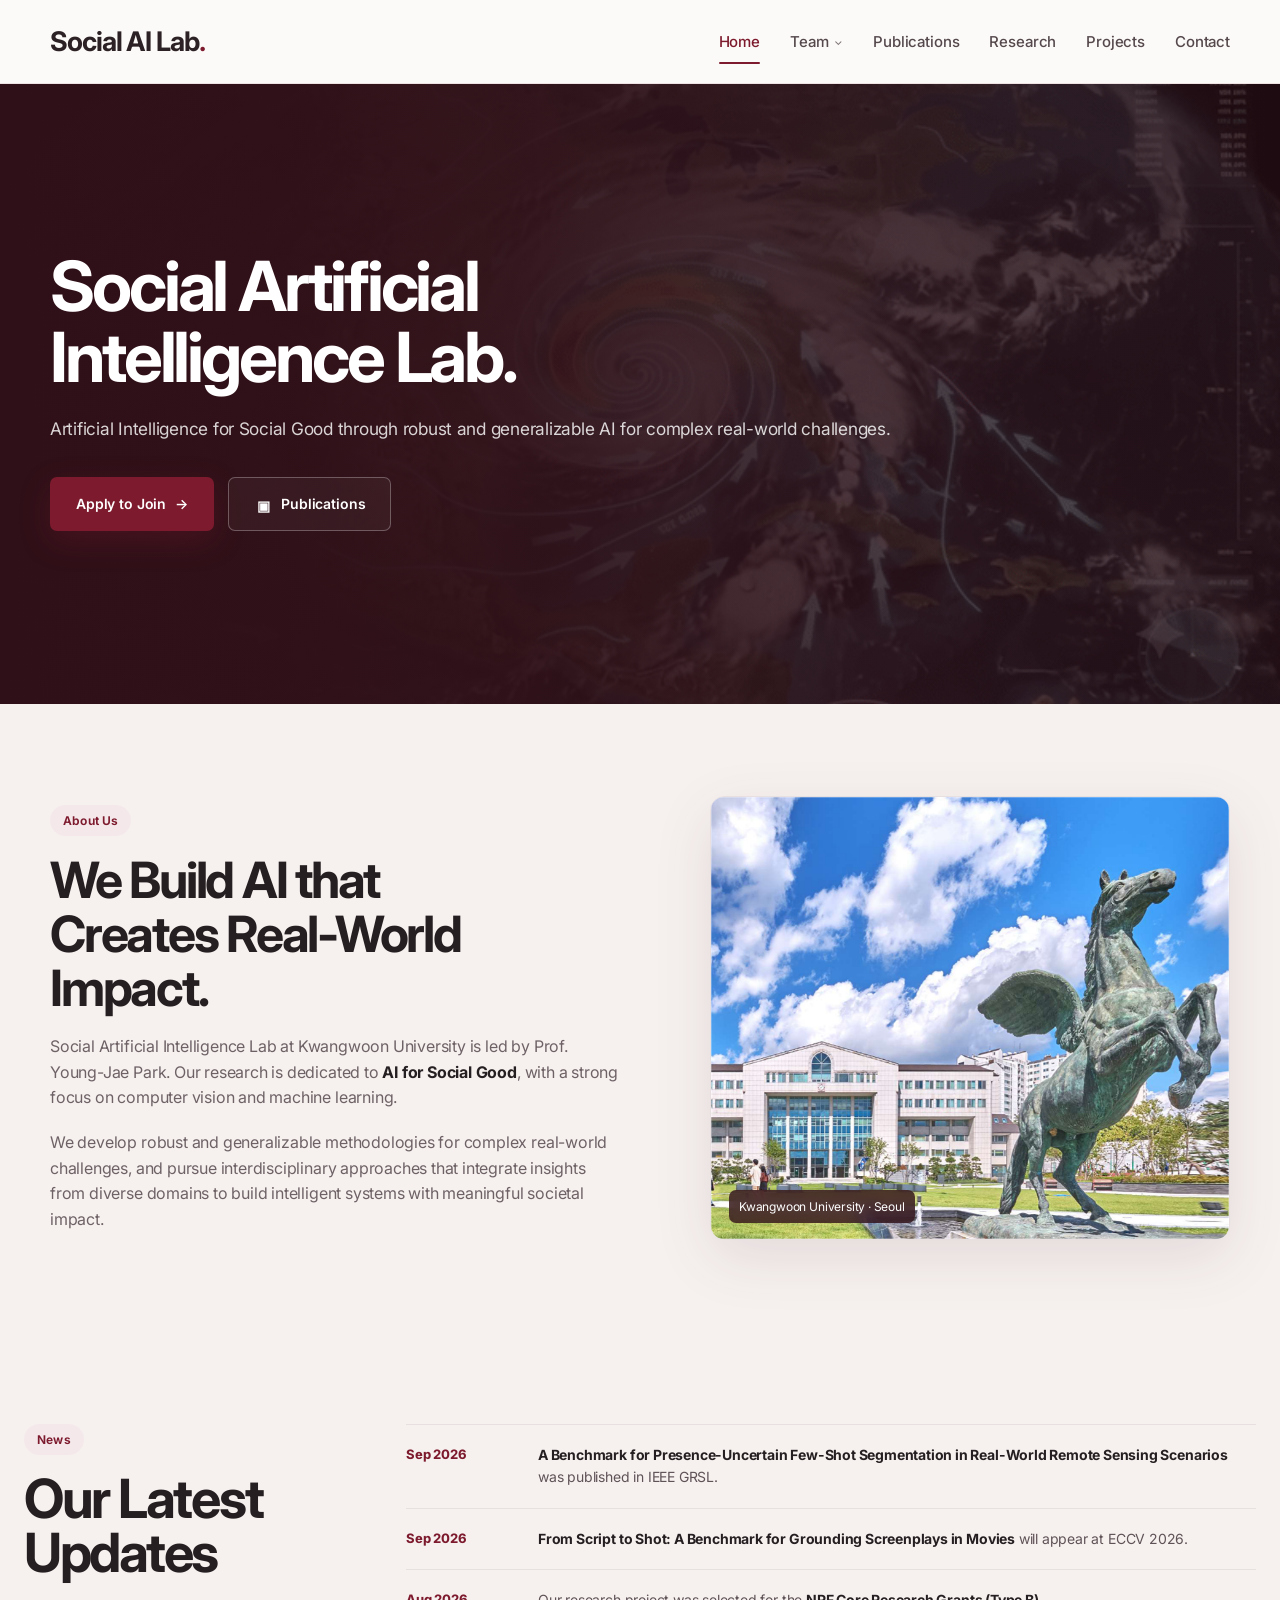
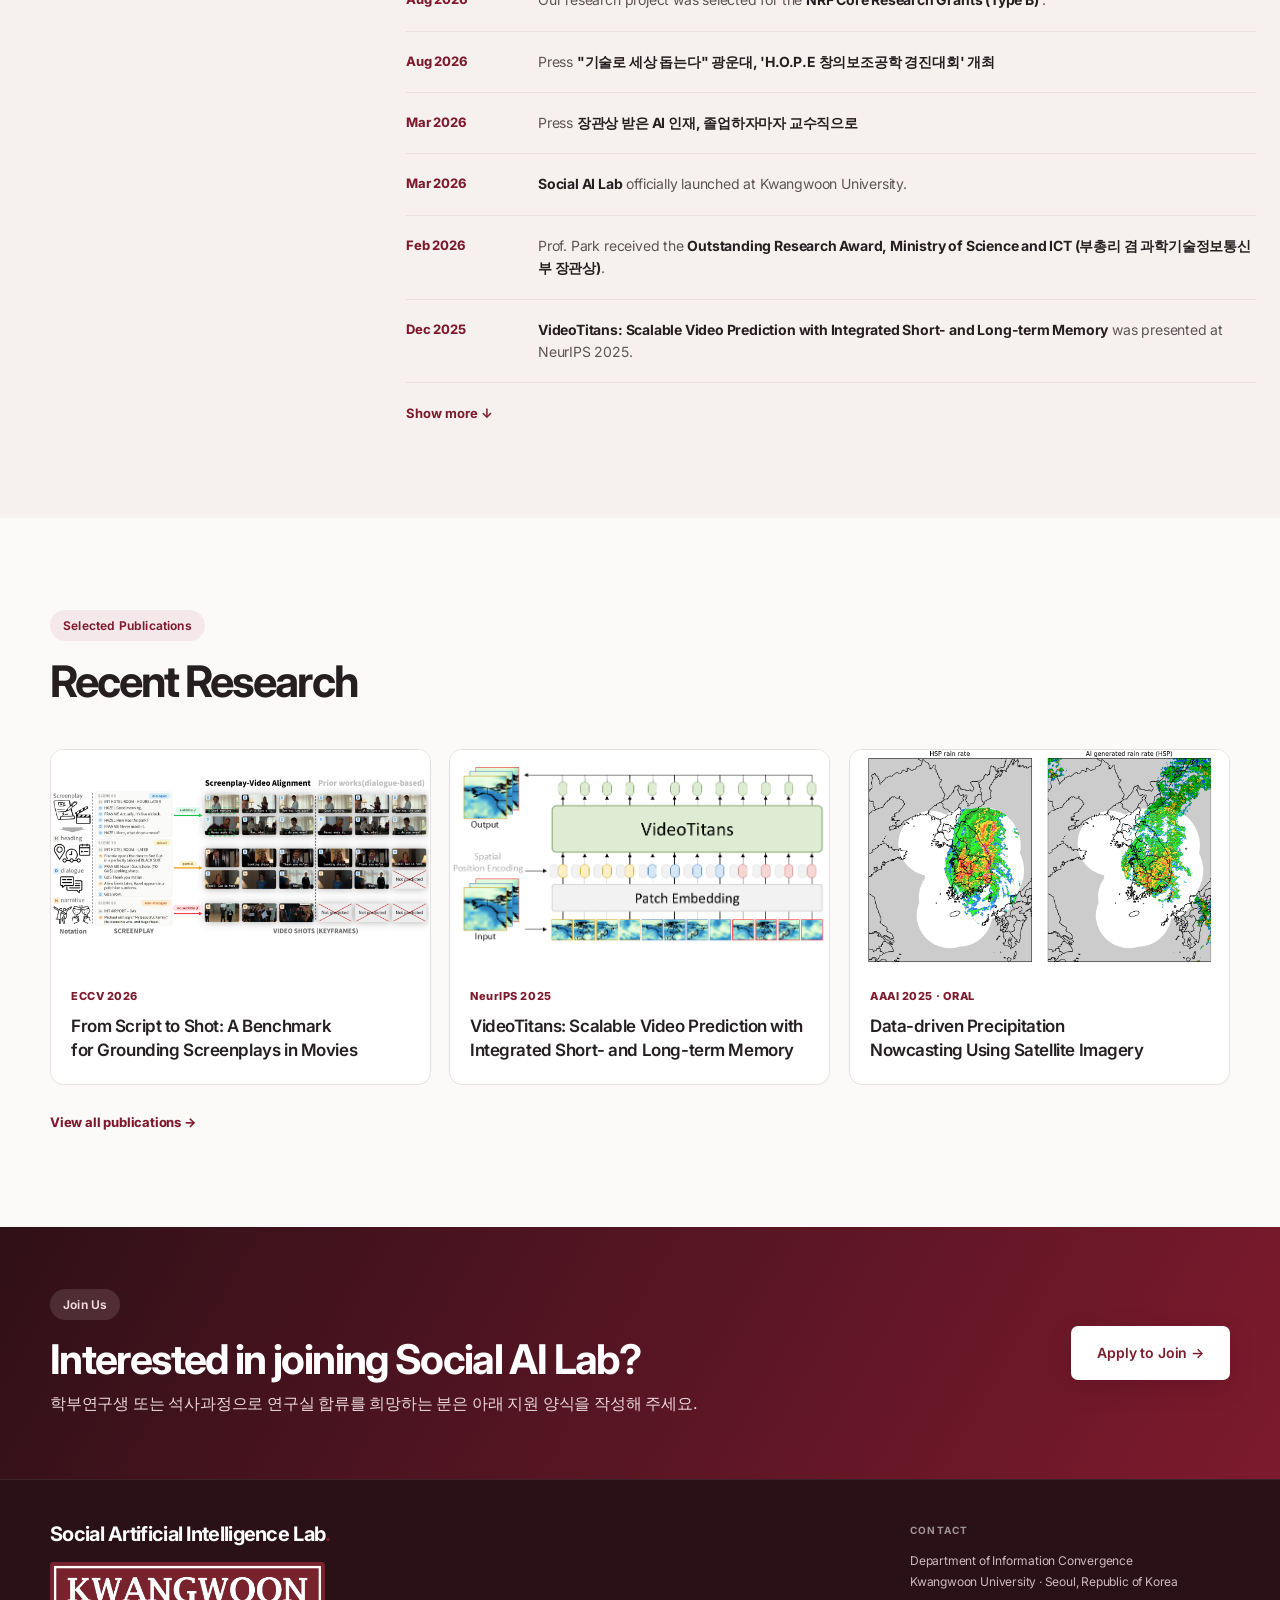
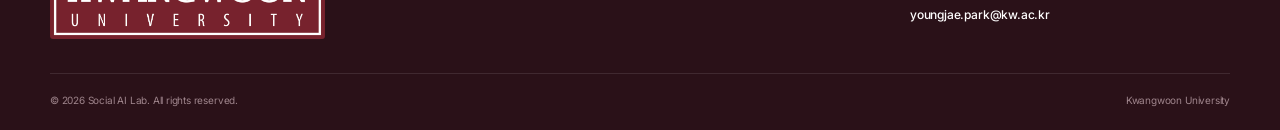
<file: index.html>
<!DOCTYPE html>
<html lang="en">
<head>

  <!-- Google tag (gtag.js) -->
  <script async src="https://www.googletagmanager.com/gtag/js?id=G-GZER871ZW7"></script>
  <script>
    window.dataLayer = window.dataLayer || [];
    function gtag(){dataLayer.push(arguments);}
    gtag('js', new Date());

    gtag('config', 'G-GZER871ZW7');
  </script>

  <meta charset="UTF-8">
  <meta name="viewport" content="width=device-width, initial-scale=1.0">
  <meta name="description" content="Social Artificial Intelligence Lab at Kwangwoon University.">
  <meta name="theme-color" content="#7D1A2D">
  <script>document.documentElement.classList.add('js');</script>
  <title>Social AI Lab. | Kwangwoon University</title>
  <link rel="preconnect" href="https://fonts.googleapis.com">
  <link rel="preconnect" href="https://fonts.gstatic.com" crossorigin>
  <link href="https://fonts.googleapis.com/css2?family=Inter:wght@400;500;600;700;800&display=swap" rel="stylesheet">
  <link rel="stylesheet" href="assets/css/style.css">
</head><body><header class="site-header"><div class="container navbar">
<a class="brand" href="index.html"><span>Social AI Lab</span><span class="brand-dot">.</span></a>
<button class="menu-toggle" aria-label="Open navigation" aria-expanded="false"><span></span><span></span><span></span></button>
<nav class="nav-links" aria-label="Main navigation">
<div class="nav-item"><a class="nav-link active" href="index.html">Home</a></div>
<div class="nav-item has-dropdown"><a class="nav-link" href="team.html">Team <span class="chev">⌄</span></a><div class="dropdown"><a href="team.html#professor">Professor</a><a href="team.html#members">Members</a><a href="team.html#openings">Open Positions</a></div></div>
<div class="nav-item"><a class="nav-link" href="publications.html">Publications</a></div><div class="nav-item"><a class="nav-link" href="research.html">Research</a></div><div class="nav-item"><a class="nav-link" href="projects.html">Projects</a></div><div class="nav-item"><a class="nav-link" href="contact.html">Contact</a></div>
</nav></div></header>
<main>
<section class="hero">

  <!-- Dynamic Research Background -->
  <div class="hero-research-bg" aria-hidden="true">
    <img
      src="assets/images/index-intro.gif"
      alt=""
      class="hero-research-image">
  </div>

  <div class="container hero-inner reveal">
    <h1>Social Artificial<br>Intelligence Lab.</h1>

    <p class="hero-subtitle" style="max-width:none;">
      Artificial Intelligence for Social Good through robust and generalizable AI for complex real-world challenges.
    </p>

    <div class="hero-actions">
      <a class="btn btn-primary"
         href="https://forms.gle/jD24uBFevf582Hy1A"
         target="_blank"
         rel="noopener noreferrer">
        Apply to Join <span>→</span>
      </a>

      <a class="btn btn-ghost" href="publications.html">
        <span class="icon-box">▣</span>
        Publications
      </a>
    </div>
  </div>

</section>

<section class="section section--alt"><div class="container about-grid">
  <div class="about-copy reveal"><span class="eyebrow">About Us</span><h2 class="section-title">We Build AI that<br>Creates Real-World Impact.</h2>
  <p>Social Artificial Intelligence Lab at Kwangwoon University is led by Prof. Young-Jae Park. Our research is dedicated to <strong>AI for Social Good</strong>, with a strong focus on computer vision and machine learning.</p>
  <p>We develop robust and generalizable methodologies for complex real-world challenges, and pursue interdisciplinary approaches that integrate insights from diverse domains to build intelligent systems with meaningful societal impact.</p>
  </div>
  <div class="media-frame reveal"><img class="about-image" src="assets/images/kwangwoon-campus.png" alt="Kwangwoon University illustration"><div class="media-caption">Kwangwoon University · Seoul</div></div>
</div></section>

<section class="section section--alt">
  <div class="container news-wrap">

    <!-- Section Title -->
    <div class="reveal">
      <span class="eyebrow">News</span>
      <h2 class="section-title">
        Our Latest<br>
        Updates
      </h2>
    </div>

    <!-- News List -->
    <div class="reveal">
      <div class="news-list">

        <!-- 2026 -->
        <div class="news-item">
          <div class="news-date">Sep 2026</div>
        
          <div class="news-text">
            <a href="https://ieeexplore.ieee.org/document/11698768"
               target="_blank"
               rel="noopener noreferrer"
               style="color:inherit; text-decoration:none;">
              <strong>
                A Benchmark for Presence-Uncertain Few-Shot Segmentation in Real-World Remote Sensing Scenarios
              </strong>
            </a>
            was published in IEEE GRSL.
          </div>
        </div>
        
        <div class="news-item">
          <div class="news-date">Sep 2026</div>
          <div class="news-text">
            <a href="https://eccv.ecva.net/virtual/2026/poster/5093"
              target="_blank"
              rel="noopener noreferrer"
              style="color:inherit; text-decoration:none;">
              <strong>From Script to Shot: A Benchmark for Grounding Screenplays in Movies</strong>
            </a> will appear at ECCV 2026.
          </div>
        </div>

        <div class="news-item">
          <div class="news-date">Aug 2026</div>
        
          <div class="news-text">
            Our research project was selected for the
            <a href="https://www.nrf.re.kr/biz/notice/view?ac=view&searchType=&searchText=&pageNum=1&postNo=268769&menuNo=362&bizNo=390&searchBizNo=0&bizNotGubn=guide&bizCompleteNm=%EC%A0%91%EC%88%98%EB%A7%88%EA%B0%90&orderType=REG_DTTM&orderTypeBiz=BIZ_DYSC_END_DATE_ORDER&orderTypeAt=DESC&orderTypeBizAt=DESC&myBizCheckYn=&bizChgMbrNo=&myDeptBizCheckYn=&bizChgMbrPostNm=&bizSelectSearchRegDttm=&regStartDttm=&regEndDttm=&searchRegChoiceDttm=M&bizSearchRegDttmAllYn=N&searchRegYearDttm=2026&searchRegStartMonthDttm=04&searchRegEndMonthDttm=04&searchSplitBizNo=&keyword=%ED%95%B5%EC%8B%AC&resultKeyword="
               target="_blank"
               rel="noopener noreferrer"
               style="color:inherit; text-decoration:none;">
              <strong>NRF Core Research Grants (Type B)</strong>
            </a>.
          </div>
        </div>
        
        <div class="news-item">
          <div class="news-date">Aug 2026</div>
          <div class="news-text">
            <span class="news-tag">Press</span>
            <a href="https://www.mt.co.kr/policy/2026/08/05/2026080511155482020"
              target="_blank"
              rel="noopener noreferrer"
              style="color:inherit; text-decoration:none;">
              <strong>"기술로 세상 돕는다" 광운대, 'H.O.P.E 창의보조공학 경진대회' 개최</strong>
            </a>
          </div>
        </div>

        <div class="news-item">
          <div class="news-date">Mar 2026</div>
          <div class="news-text">
            <span class="news-tag">Press</span>
            <a href="https://zdnet.co.kr/view/?no=20260222113817"
              target="_blank"
              rel="noopener noreferrer"
              style="color:inherit; text-decoration:none;">
              <strong>장관상 받은 AI 인재, 졸업하자마자 교수직으로</strong>
            </a>
          </div>
        </div>

        <div class="news-item">
          <div class="news-date">Mar 2026</div>
          <div class="news-text">
            <strong>Social AI Lab</strong> officially launched at
            Kwangwoon University.
          </div>
        </div>

        <div class="news-item">
          <div class="news-date">Feb 2026</div>
          <div class="news-text">
            Prof. Park received the
            <strong>Outstanding Research Award, Ministry of Science and ICT (부총리 겸 과학기술정보통신부 장관상)</strong>.
          </div>
        </div>

        <!-- 2025 -->
        <div class="news-item">
          <div class="news-date">Dec 2025</div>
          <div class="news-text">
            <a href="https://openreview.net/forum?id=86enCXORIV"
              target="_blank"
              rel="noopener noreferrer"
              style="color:inherit; text-decoration:none;">
              <strong>VideoTitans: Scalable Video Prediction with Integrated Short- and Long-term Memory</strong>
            </a> was presented at NeurIPS 2025.
          </div>
        </div>

        <div class="news-item is-hidden">
          <div class="news-date">Nov 2025</div>
          <div class="news-text">
            Our computational literature review work appeared in
            <strong>Information Processing &amp; Management</strong>.
          </div>
        </div>

        <div class="news-item is-hidden">
          <div class="news-date">Feb 2025</div>
          <div class="news-text">
            Our satellite precipitation nowcasting work was presented as an
            <strong>AAAI 2025 Oral</strong>.
          </div>
        </div>

        <!-- 2024 -->
        <div class="news-item is-hidden">
          <div class="news-date">Nov 2024</div>
          <div class="news-text">
            <strong>What Makes Deviant Places?</strong> appeared in IEEE TPAMI.
          </div>
        </div>

        <div class="news-item is-hidden">
          <div class="news-date">Jun 2024</div>
          <div class="news-text">
            <strong>SingularTrajectory</strong> was presented at CVPR 2024.
          </div>
        </div>

        <div class="news-item is-hidden">
          <div class="news-date">May 2024</div>
          <div class="news-text">
            <span class="news-tag">Press</span>
            <a href="https://digitalchosun.dizzo.com/site/data/html_dir/2024/05/09/2024050980075.html"
              target="_blank"
              rel="noopener noreferrer"
              style="color:inherit; text-decoration:none;">
              <strong>에스아이에이, AI 기반 태풍 경로 예측 모델 개발… ICLR 상위 5% 선정</strong>
            </a>
          </div>
        </div>

        <!-- 2021 -->
        <div class="news-item is-hidden">
          <div class="news-date">Dec 2021</div>
          <div class="news-text">
            <span class="news-tag">Press</span>
            <a href="https://www.etnews.com/20211213000023"
              target="_blank"
              rel="noopener noreferrer"
              style="color:inherit; text-decoration:none;">
              <strong>GIST, AI 기반 범죄 일탈 행위 예측 알고리즘 개발…치안 정책 수립 기여</strong>
            </a>
          </div>
        </div>

      </div>

      <button class="show-more" data-news-more>
        Show more ↓
      </button>
    </div>

  </div>
</section>

<section class="section"><div class="container"><div class="section-head reveal"><span class="eyebrow">Selected Publications</span><h2 class="section-title section-title--sm">Recent Research</h2></div>
<div class="selected-pubs">
<a class="selected-pub reveal" href="https://github.com/jungucho92/script2shot" target="_blank" rel="noopener noreferrer"><img src="assets/images/publications_2026_ECCV.png" alt="ECCV 2026"><div><span>ECCV 2026</span><h3>From Script to Shot: A Benchmark for Grounding Screenplays in Movies</h3></div></a>
<a class="selected-pub reveal" href="https://openreview.net/forum?id=86enCXORIV" target="_blank" rel="noopener noreferrer"><img src="assets/images/publications_2025_NeurIPS.png" alt="NeurIPS 2025"><div><span style="text-transform: none;">NeurIPS 2025</span><h3>VideoTitans: Scalable Video Prediction with Integrated Short- and Long-term Memory</h3></div></a>
<a class="selected-pub reveal"
   href="https://ojs.aaai.org/index.php/AAAI/article/view/35049"
   target="_blank"
   rel="noopener noreferrer">

  <img
    src="assets/images/publications_2025_AAAI.gif"
    alt="AAAI 2025">

  <div>
    <span>AAAI 2025 · Oral</span>
    <h3>Data-driven Precipitation Nowcasting Using Satellite Imagery</h3>
  </div>

</a></div><div class="more-row reveal"><a class="text-link" href="publications.html">View all publications →</a></div></div></section>

<section class="join-strip" id="home-join">
  <div class="container join-strip-inner reveal">
    <div>
      <span class="eyebrow eyebrow--dark">Join Us</span>
      <h2>Interested in joining Social AI Lab?</h2>
      <p>학부연구생 또는 석사과정으로 연구실 합류를 희망하는 분은 아래 지원 양식을 작성해 주세요.</p>
    </div>

    <a class="btn btn-light"
       href="https://forms.gle/jD24uBFevf582Hy1A"
       target="_blank"
       rel="noopener noreferrer">
      Apply to Join →
    </a>
  </div>
</section>
</main>

<footer class="site-footer">
  <div class="container">

    <div class="footer-grid">

      <div class="footer-identity">
        <div class="footer-brand">
          Social Artificial Intelligence Lab<span class="brand-dot">.</span>
        </div>

        <img
          class="kw-mark"
          src="assets/images/kwangwoon-communicationmark.png"
          alt="Kwangwoon University">
      </div>

      <div class="footer-contact-block">
        <div class="footer-contact-label">CONTACT</div>

        <div class="footer-contact">
          Department of Information Convergence<br>
          Kwangwoon University · Seoul, Republic of Korea

          <div class="footer-email">
            <a href="mailto:youngjae.park@kw.ac.kr">
              youngjae.park@kw.ac.kr
            </a>
          </div>
        </div>
      </div>

    </div>

    <div class="footer-bottom">
      <span>© 2026 Social AI Lab. All rights reserved.</span>
      <span>Kwangwoon University</span>
    </div>

  </div>
</footer>

<button class="scroll-top" aria-label="Scroll to top">↑</button>

<script src="assets/js/main.js"></script>

</body>
</html>
</file>
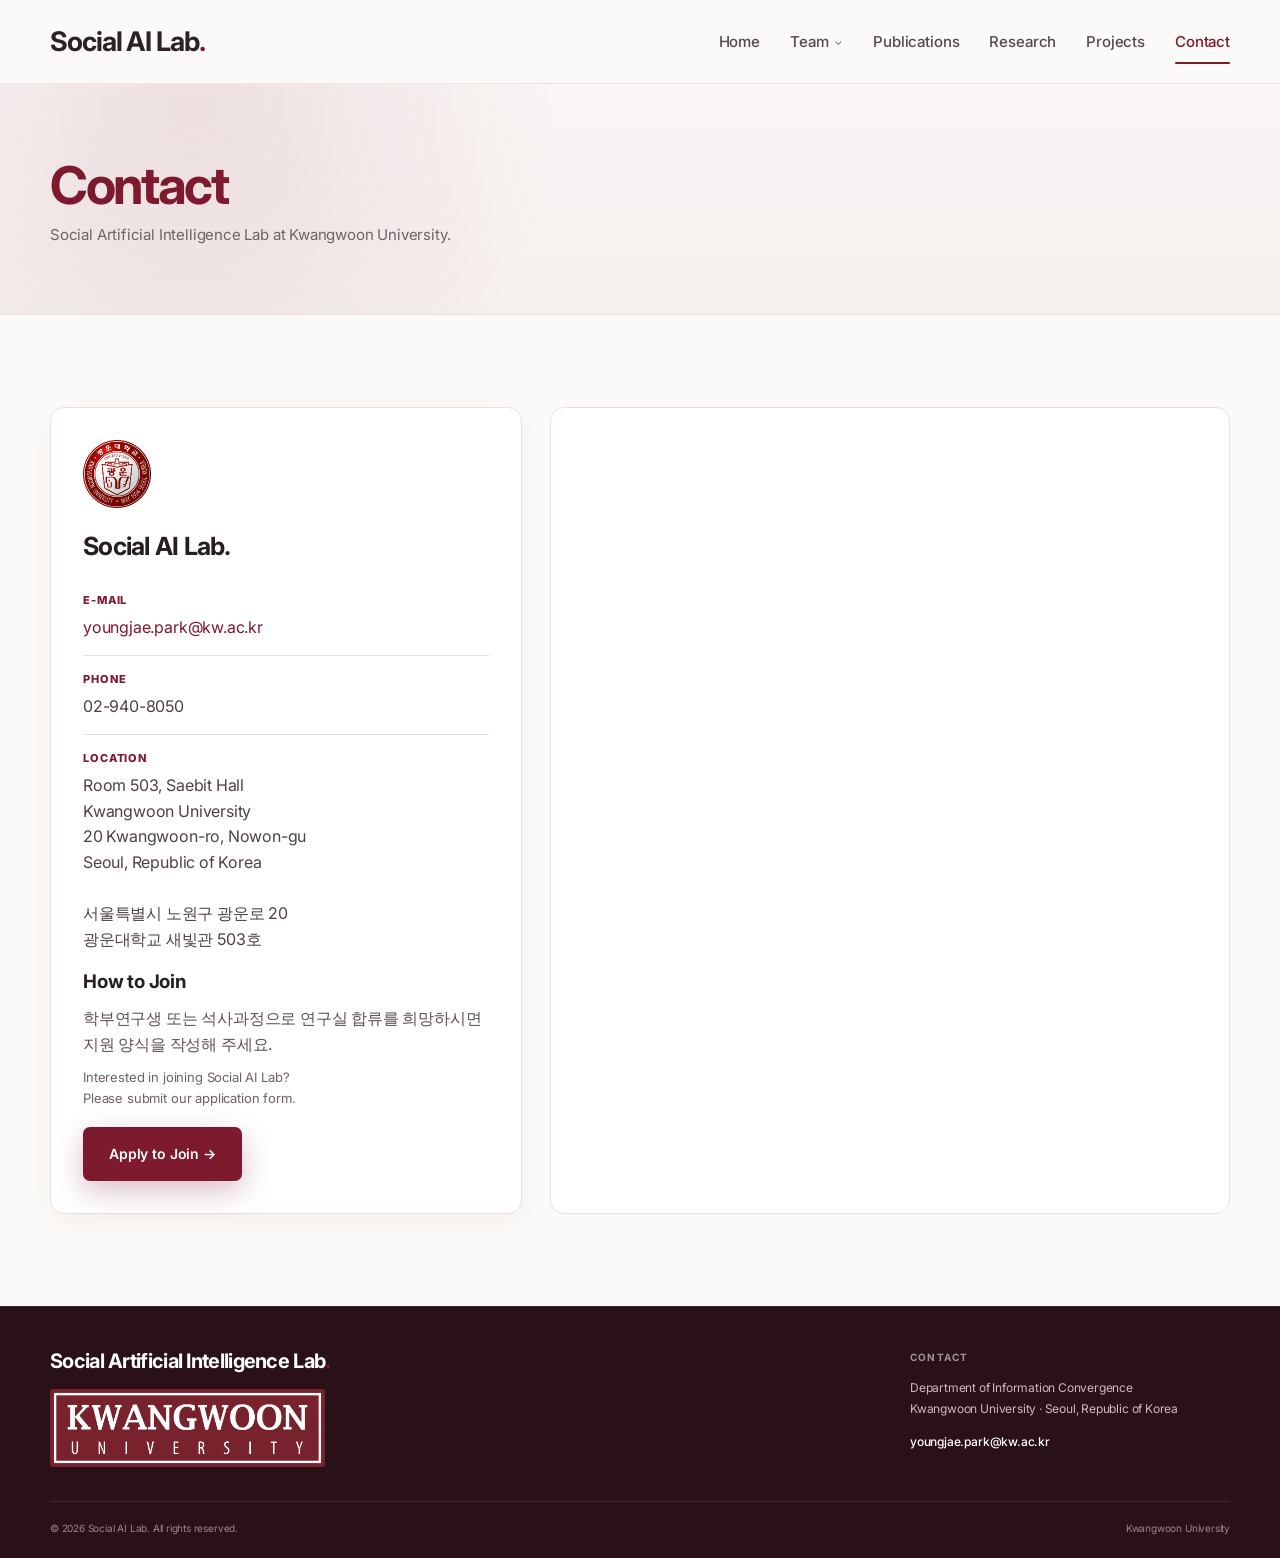
<file: contact.html>
<!DOCTYPE html>
<html lang="en">
<head>

  <!-- Google tag (gtag.js) -->
  <script async src="https://www.googletagmanager.com/gtag/js?id=G-GZER871ZW7"></script>
  <script>
    window.dataLayer = window.dataLayer || [];
    function gtag(){dataLayer.push(arguments);}
    gtag('js', new Date());

    gtag('config', 'G-GZER871ZW7');
  </script>

  <meta charset="UTF-8">
  <meta name="viewport" content="width=device-width, initial-scale=1.0">
  <meta name="description" content="Social Artificial Intelligence Lab at Kwangwoon University.">
  <meta name="theme-color" content="#7D1A2D">
  <script>document.documentElement.classList.add('js');</script>
  <title>Contact | Social AI Lab.</title>
  <link rel="preconnect" href="https://fonts.googleapis.com">
  <link rel="preconnect" href="https://fonts.gstatic.com" crossorigin>
  <link href="https://fonts.googleapis.com/css2?family=Inter:wght@400;500;600;700;800&display=swap" rel="stylesheet">
  <link rel="stylesheet" href="assets/css/style.css">
</head><body><header class="site-header"><div class="container navbar">
<a class="brand" href="index.html"><span>Social AI Lab</span><span class="brand-dot">.</span></a>
<button class="menu-toggle" aria-label="Open navigation" aria-expanded="false"><span></span><span></span><span></span></button>
<nav class="nav-links" aria-label="Main navigation">
<div class="nav-item"><a class="nav-link" href="index.html">Home</a></div>
<div class="nav-item has-dropdown"><a class="nav-link" href="team.html">Team <span class="chev">⌄</span></a><div class="dropdown"><a href="team.html#professor">Professor</a><a href="team.html#members">Members</a><a href="team.html#openings">Open Positions</a></div></div>
<div class="nav-item"><a class="nav-link" href="publications.html">Publications</a></div><div class="nav-item"><a class="nav-link" href="research.html">Research</a></div><div class="nav-item"><a class="nav-link" href="projects.html">Projects</a></div><div class="nav-item"><a class="nav-link active" href="contact.html">Contact</a></div>
</nav></div></header>
<main>
  <section class="page-hero">
    <div class="container reveal">
      <h1 class="page-title-accent">Contact</h1>
      <p>Social Artificial Intelligence Lab at Kwangwoon University.</p>
    </div>
  </section>
  <section class="section"><div class="container contact-grid"><div class="contact-card reveal"><img class="contact-seal" src="assets/images/kwangwoon-seal.png" alt="Kwangwoon University seal"><h2>Social AI Lab.</h2>
<div class="contact-line">
  <div class="contact-label">E-mail</div>
  <div class="contact-value">
    <a href="mailto:youngjae.park@kw.ac.kr">
      youngjae.park@kw.ac.kr
    </a>
  </div>
</div>

<div class="contact-line">
  <div class="contact-label">Phone</div>
  <div class="contact-value">
    02-940-8050
  </div>
</div>

<div class="contact-line">
  <div class="contact-label">Location</div>
  <div class="contact-value">
    Room 503, Saebit Hall<br>
    Kwangwoon University<br>
    20 Kwangwoon-ro, Nowon-gu<br>
    Seoul, Republic of Korea<br><br>

    서울특별시 노원구 광운로 20<br>
    광운대학교 새빛관 503호
  </div>
</div>

<div class="join-box" id="join">
  <h3>How to Join</h3>

  <p>학부연구생 또는 석사과정으로 연구실 합류를 희망하시면 지원 양식을 작성해 주세요.</p>
  <p class="join-en">Interested in joining Social AI Lab? <br>
    Please submit our application form.</p>

  <a class="btn btn-primary"
     href="https://forms.gle/jD24uBFevf582Hy1A"
     target="_blank"
     rel="noopener noreferrer"
     style="margin-top: 18px;">
    Apply to Join →
  </a>
</div>
</div>

<div class="map-wrap reveal"><iframe title="Kwangwoon University map" src="https://www.google.com/maps?q=Kwangwoon+University+Seoul&output=embed" loading="lazy" referrerpolicy="no-referrer-when-downgrade"></iframe></div></div></section></main>



<footer class="site-footer">
  <div class="container">

    <div class="footer-grid">

      <div class="footer-identity">
        <div class="footer-brand">
          Social Artificial Intelligence Lab<span class="brand-dot">.</span>
        </div>

        <img
          class="kw-mark"
          src="assets/images/kwangwoon-communicationmark.png"
          alt="Kwangwoon University">
      </div>

      <div class="footer-contact-block">
        <div class="footer-contact-label">CONTACT</div>

        <div class="footer-contact">
          Department of Information Convergence<br>
          Kwangwoon University · Seoul, Republic of Korea

          <div class="footer-email">
            <a href="mailto:youngjae.park@kw.ac.kr">
              youngjae.park@kw.ac.kr
            </a>
          </div>
        </div>
      </div>

    </div>

    <div class="footer-bottom">
      <span>© 2026 Social AI Lab. All rights reserved.</span>
      <span>Kwangwoon University</span>
    </div>

  </div>
</footer>

<button class="scroll-top" aria-label="Scroll to top">↑</button>

<script src="assets/js/main.js"></script>

</body>
</html>
</file>
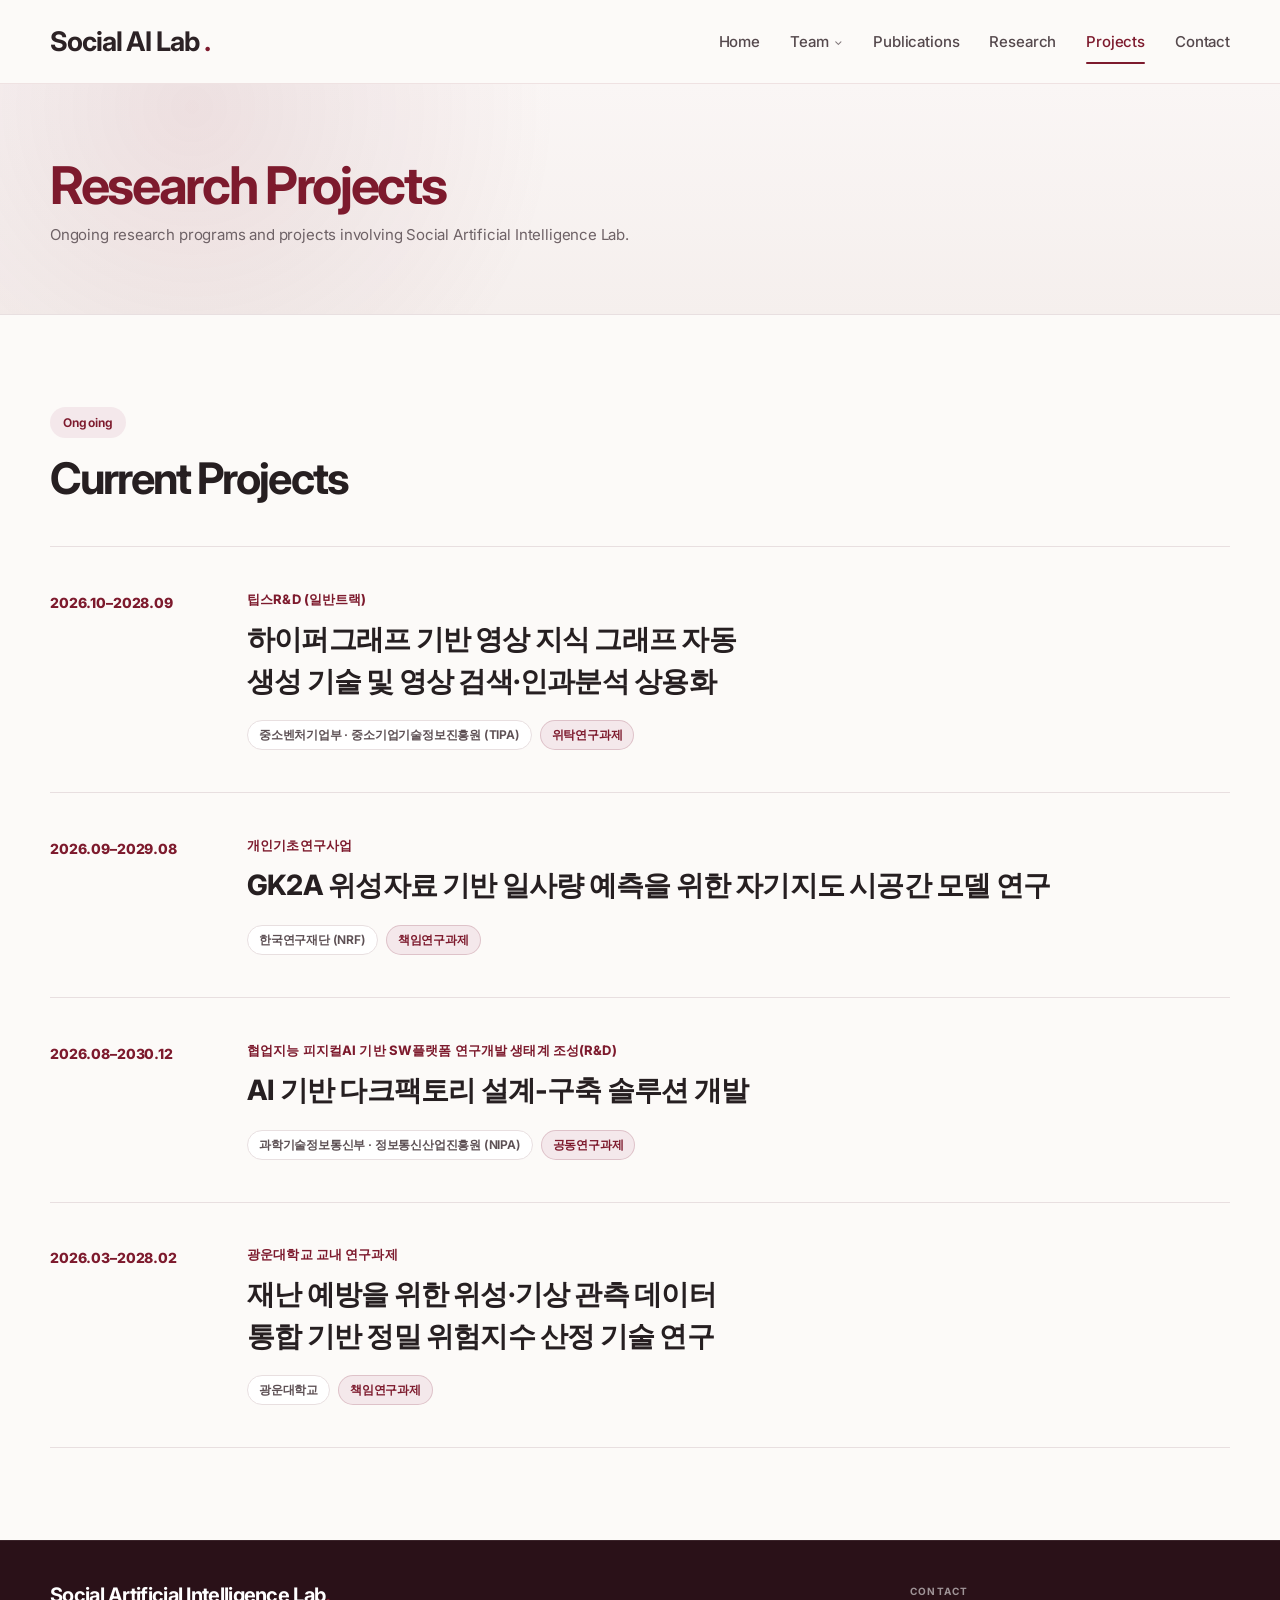
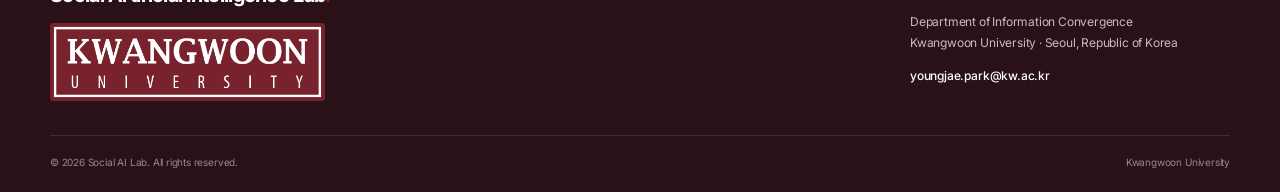
<file: projects.html>
<!DOCTYPE html>
<html lang="en">

<head>

  <!-- Google tag (gtag.js) -->
  <script async src="https://www.googletagmanager.com/gtag/js?id=G-GZER871ZW7"></script>
  <script>
    window.dataLayer = window.dataLayer || [];
    function gtag(){dataLayer.push(arguments);}
    gtag('js', new Date());
    gtag('config', 'G-GZER871ZW7');
  </script>

  <meta charset="UTF-8">
  <meta name="viewport" content="width=device-width, initial-scale=1.0">

  <meta
    name="description"
    content="Ongoing research projects of Social Artificial Intelligence Lab at Kwangwoon University, led by Prof. Young-Jae Park.">

  <meta
    name="theme-color"
    content="#7D1A2D">

  <script>
    document.documentElement.classList.add('js');
  </script>

  <title>
    Research Projects | Social AI Lab.
  </title>

  <link
    rel="preconnect"
    href="https://fonts.googleapis.com">

  <link
    rel="preconnect"
    href="https://fonts.gstatic.com"
    crossorigin>

  <link
    href="https://fonts.googleapis.com/css2?family=Inter:wght@400;500;600;700;800&display=swap"
    rel="stylesheet">

  <link
    rel="stylesheet"
    href="assets/css/style.css?v=20260911-1">

</head>


<body>


<!-- =====================================================
     Header
===================================================== -->

<header class="site-header">

  <div class="container navbar">

    <a
      class="brand"
      href="index.html">

      <span>Social AI Lab</span>
      <span class="brand-dot">.</span>

    </a>


    <button
      class="menu-toggle"
      aria-label="Open navigation"
      aria-expanded="false">

      <span></span>
      <span></span>
      <span></span>

    </button>


    <nav
      class="nav-links"
      aria-label="Main navigation">


      <div class="nav-item">

        <a
          class="nav-link"
          href="index.html">
          Home
        </a>

      </div>


      <div class="nav-item has-dropdown">

        <a
          class="nav-link"
          href="team.html">

          Team
          <span class="chev">⌄</span>

        </a>


        <div class="dropdown">

          <a href="team.html#professor">
            Professor
          </a>

          <a href="team.html#members">
            Members
          </a>

          <a href="team.html#openings">
            Open Positions
          </a>

        </div>

      </div>


      <div class="nav-item">

        <a
          class="nav-link"
          href="publications.html">
          Publications
        </a>

      </div>


      <div class="nav-item">

        <a
          class="nav-link"
          href="research.html">
          Research
        </a>

      </div>


      <div class="nav-item">

        <a
          class="nav-link active"
          href="projects.html">
          Projects
        </a>

      </div>


      <div class="nav-item">

        <a
          class="nav-link"
          href="contact.html">
          Contact
        </a>

      </div>


    </nav>

  </div>

</header>



<!-- =====================================================
     Main
===================================================== -->

<main>


  <!-- Page Hero -->

  <section class="page-hero">

    <div class="container reveal">

      <h1 class="page-title-accent">
        Research Projects
      </h1>

      <p>
        Ongoing research programs and projects involving
        Social Artificial Intelligence Lab.
      </p>

    </div>

  </section>



  <!-- Current Projects -->

  <section class="section">

    <div class="container">


      <div class="section-head reveal">

        <span class="eyebrow">
          Ongoing
        </span>

        <h2 class="section-title section-title--sm">
          Current Projects
        </h2>

      </div>


      <div class="projects-list">


        <!-- =================================================
             Project 1
             TIPS R&D
        ================================================= -->

        <article class="project-item reveal">

          <div class="project-side">

            <span class="project-period">
              2026.10–2028.09
            </span>

          </div>


          <div class="project-main">

            <div
              class="project-program"
              lang="ko">
              팁스R&amp;D (일반트랙)
            </div>

            <h2 lang="ko">
              하이퍼그래프 기반 영상 지식 그래프 자동 생성 기술 및
              영상 검색·인과분석 상용화
            </h2>


            <div class="project-meta">

              <span>
                중소벤처기업부 · 중소기업기술정보진흥원 (TIPA)
              </span>

              <span class="role">
                위탁연구과제
              </span>

            </div>

          </div>

        </article>



        <!-- =================================================
             Project 2
             Individual Basic Research
        ================================================= -->

        <article class="project-item reveal">

          <div class="project-side">

            <span class="project-period">
              2026.09–2029.08
            </span>

          </div>


          <div class="project-main">

            <div
              class="project-program"
              lang="ko">
              개인기초연구사업
            </div>

            <h2 lang="ko">
              GK2A 위성자료 기반 일사량 예측을 위한
              자기지도 시공간 모델 연구
            </h2>


            <div class="project-meta">

              <span>
                한국연구재단 (NRF)
              </span>

              <span class="role">
                책임연구과제
              </span>

            </div>

          </div>

        </article>



        <!-- =================================================
             Project 3
             Physical AI
        ================================================= -->

        <article class="project-item reveal">

          <div class="project-side">

            <span class="project-period">
              2026.08–2030.12
            </span>

          </div>


          <div class="project-main">

            <div
              class="project-program"
              lang="ko">
              협업지능 피지컬AI 기반 SW플랫폼 연구개발 생태계 조성(R&amp;D)
            </div>

            <h2 lang="ko">
              AI 기반 다크팩토리 설계-구축 솔루션 개발
            </h2>


            <div class="project-meta">

              <span>
                과학기술정보통신부 · 정보통신산업진흥원 (NIPA)
              </span>

              <span class="role">
                공동연구과제
              </span>

            </div>

          </div>

        </article>



        <!-- =================================================
             Project 5
             Kwangwoon University
        ================================================= -->

        <article class="project-item reveal">

          <div class="project-side">

            <span class="project-period">
              2026.03–2028.02
            </span>

          </div>


          <div class="project-main">

            <div
              class="project-program"
              lang="ko">
              광운대학교 교내 연구과제
            </div>

            <h2 lang="ko">
              재난 예방을 위한 위성·기상 관측 데이터 통합 기반
              정밀 위험지수 산정 기술 연구
            </h2>


            <div class="project-meta">

              <span>
                광운대학교
              </span>

              <span class="role">
                책임연구과제
              </span>

            </div>

          </div>

        </article>


      </div>

    </div>

  </section>


</main>



<!-- =====================================================
     Footer
===================================================== -->

<footer class="site-footer">

  <div class="container">


    <div class="footer-grid">


      <div class="footer-identity">

        <div class="footer-brand">

          Social Artificial Intelligence Lab<span class="brand-dot">.</span>

        </div>


        <img
          class="kw-mark"
          src="assets/images/kwangwoon-communicationmark.png"
          alt="Kwangwoon University">

      </div>


      <div class="footer-contact-block">

        <div class="footer-contact-label">
          CONTACT
        </div>


        <div class="footer-contact">

          Department of Information Convergence<br>
          Kwangwoon University · Seoul, Republic of Korea


          <div class="footer-email">

            <a href="mailto:youngjae.park@kw.ac.kr">
              youngjae.park@kw.ac.kr
            </a>

          </div>

        </div>

      </div>


    </div>


    <div class="footer-bottom">

      <span>
        © 2026 Social AI Lab. All rights reserved.
      </span>

      <span>
        Kwangwoon University
      </span>

    </div>


  </div>

</footer>


<button
  class="scroll-top"
  aria-label="Scroll to top">
  ↑
</button>


<script src="assets/js/main.js"></script>


</body>

</html>
</file>
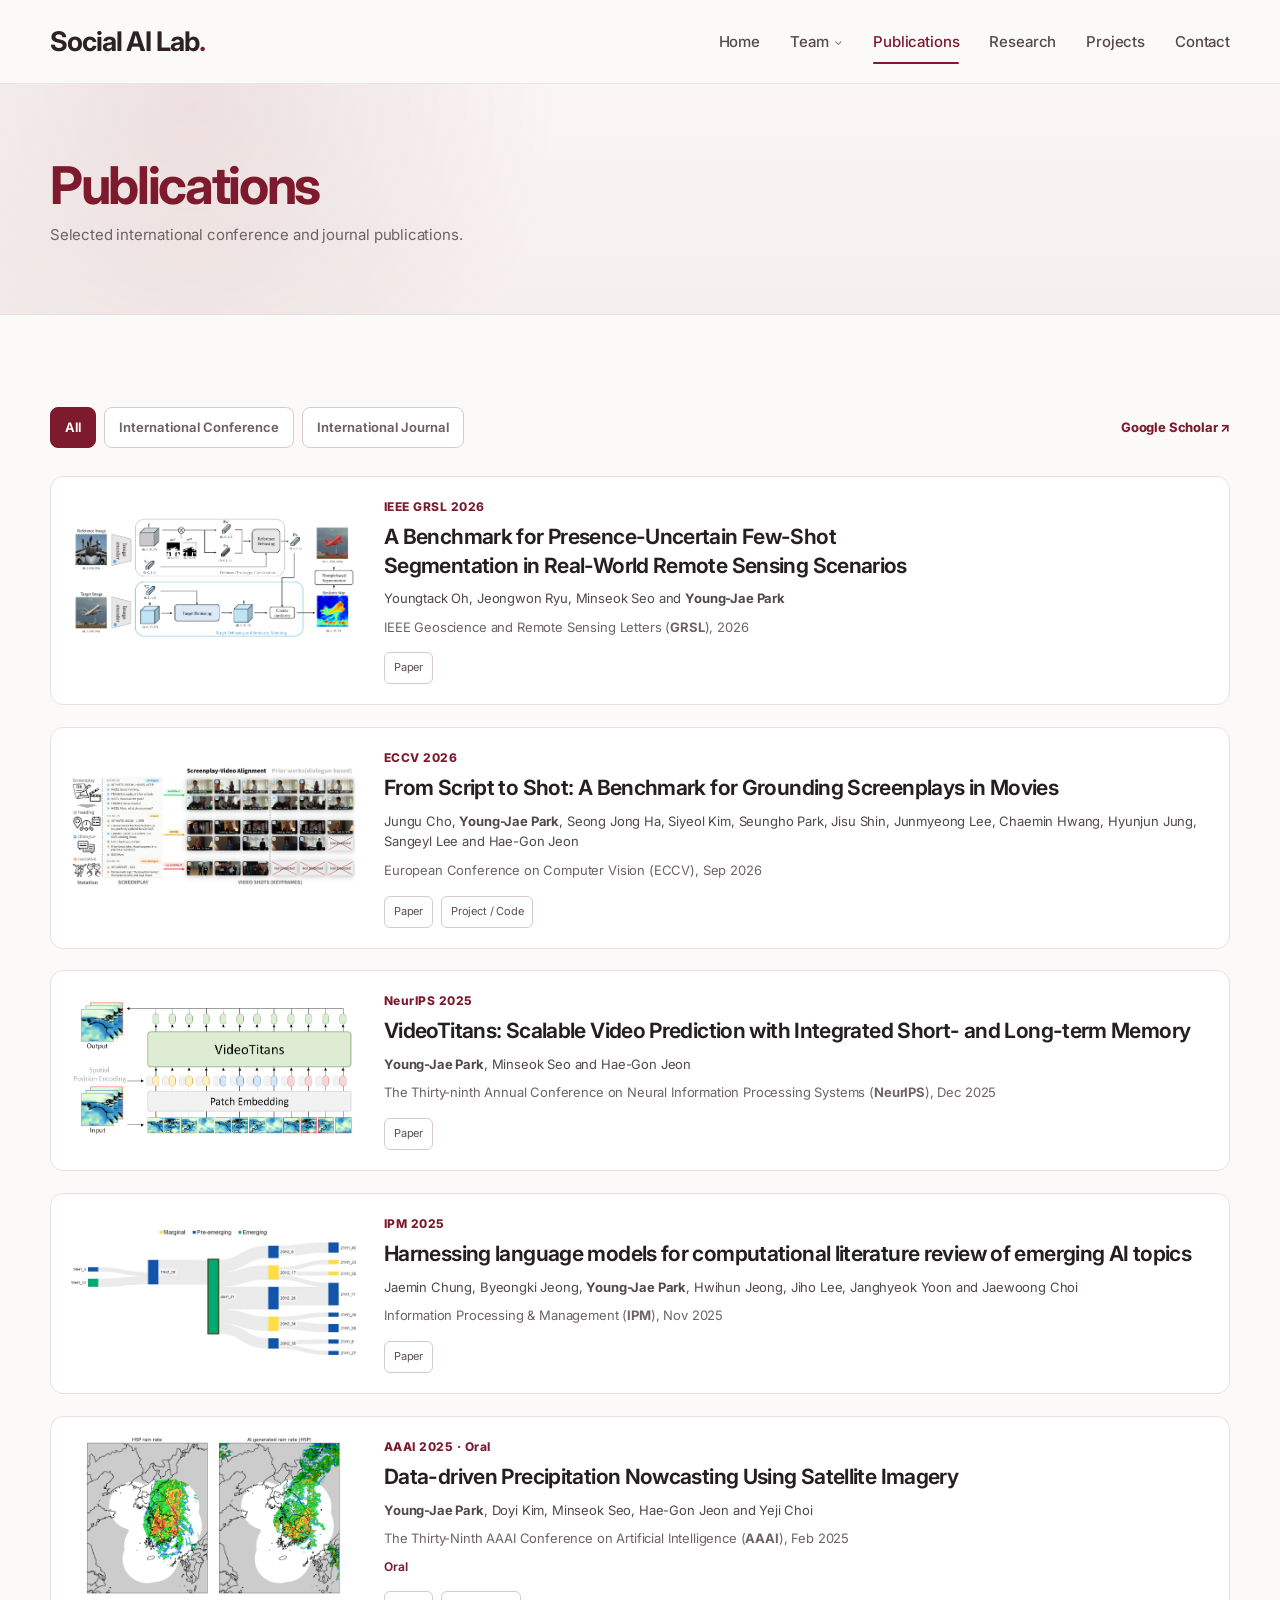
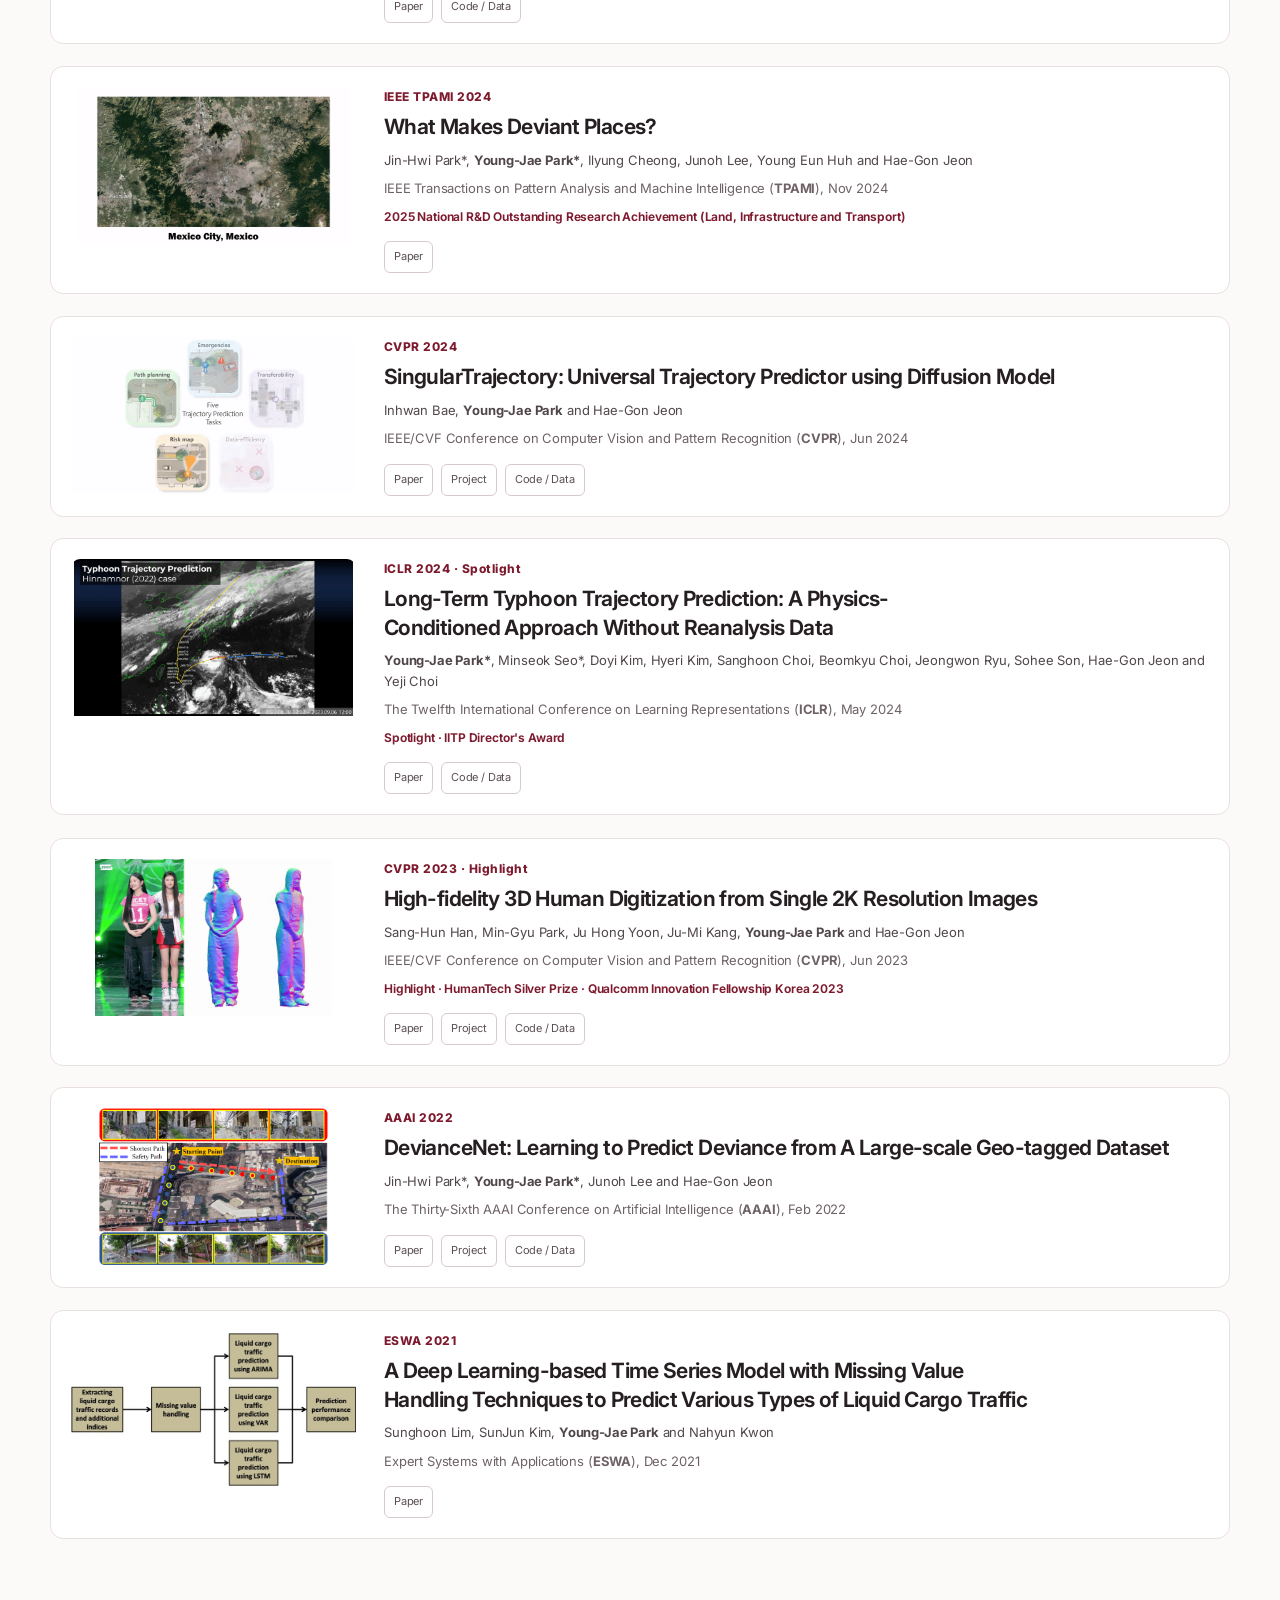
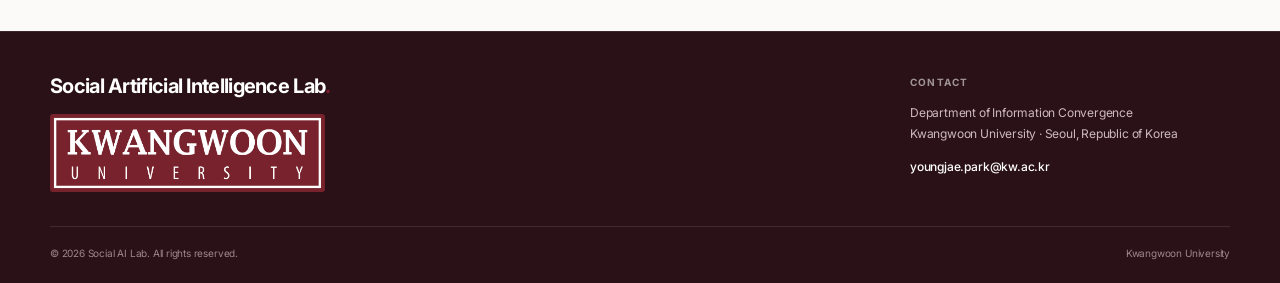
<file: publications.html>
<!DOCTYPE html>
<html lang="en">
<head>

  <!-- Google tag (gtag.js) -->
  <script async src="https://www.googletagmanager.com/gtag/js?id=G-GZER871ZW7"></script>
  <script>
    window.dataLayer = window.dataLayer || [];
    function gtag(){dataLayer.push(arguments);}
    gtag('js', new Date());

    gtag('config', 'G-GZER871ZW7');
  </script>

  <meta charset="UTF-8">
  <meta name="viewport" content="width=device-width, initial-scale=1.0">
  <meta name="description" content="Social Artificial Intelligence Lab at Kwangwoon University.">
  <meta name="theme-color" content="#7D1A2D">
  <script>document.documentElement.classList.add('js');</script>
  <title>Publications | Social AI Lab.</title>
  <link rel="preconnect" href="https://fonts.googleapis.com">
  <link rel="preconnect" href="https://fonts.gstatic.com" crossorigin>
  <link href="https://fonts.googleapis.com/css2?family=Inter:wght@400;500;600;700;800&display=swap" rel="stylesheet">
  <link rel="stylesheet" href="assets/css/style.css">
</head><body><header class="site-header"><div class="container navbar">
<a class="brand" href="index.html"><span>Social AI Lab</span><span class="brand-dot">.</span></a>
<button class="menu-toggle" aria-label="Open navigation" aria-expanded="false"><span></span><span></span><span></span></button>
<nav class="nav-links" aria-label="Main navigation">
<div class="nav-item"><a class="nav-link" href="index.html">Home</a></div>
<div class="nav-item has-dropdown"><a class="nav-link" href="team.html">Team <span class="chev">⌄</span></a><div class="dropdown"><a href="team.html#professor">Professor</a><a href="team.html#members">Members</a><a href="team.html#openings">Open Positions</a></div></div>
<div class="nav-item"><a class="nav-link active" href="publications.html">Publications</a></div><div class="nav-item"><a class="nav-link" href="research.html">Research</a></div><div class="nav-item"><a class="nav-link" href="projects.html">Projects</a></div><div class="nav-item"><a class="nav-link" href="contact.html">Contact</a></div></nav></div></header><main>
<section class="page-hero">
  <div class="container reveal">
    <h1 class="page-title-accent">Publications</h1>
    <p>Selected international conference and journal publications.</p>
  </div>
</section>
<section class="section"><div class="container"><div class="pub-toolbar reveal"><div class="filters"><button class="filter-btn active" data-filter="all">All</button><button class="filter-btn" data-filter="conference">International Conference</button><button class="filter-btn" data-filter="journal">International Journal</button></div><a class="text-link" href="https://scholar.google.co.kr/citations?hl=ko&sortby=pubdate&user=eaT9X2MAAAAJ&view_op=list_works" target="_blank" rel="noopener">Google Scholar ↗</a></div><div class="pub-list"><!-- IEEE GRSL 2026 -->
<article class="pub-card reveal" data-category="journal">

  <div class="pub-thumb">
    <img
      src="assets/images/publications_2026_GRSL.png"
      alt="IEEE GRSL 2026">
  </div>

  <div>

    <div class="pub-meta">
      IEEE GRSL 2026
    </div>

    <h2>
      A Benchmark for Presence-Uncertain Few-Shot Segmentation in Real-World Remote Sensing Scenarios
    </h2>

    <p class="pub-authors">
      Youngtack Oh,
      Jeongwon Ryu,
      Minseok Seo and
      <strong>Young-Jae Park</strong>
    </p>

    <p class="pub-venue">
      IEEE Geoscience and Remote Sensing Letters
      (<strong>GRSL</strong>), 2026
    </p>

    <div class="pub-links">
      <a
        class="pub-link"
        href="https://ieeexplore.ieee.org/document/11698768"
        target="_blank"
        rel="noopener">
        Paper
      </a>
    </div>

  </div>
</article><article class="pub-card reveal" data-category="conference"><div class="pub-thumb"><img src="assets/images/publications_2026_ECCV.png" alt="ECCV 2026"></div><div><div class="pub-meta">ECCV 2026</div><h2>From Script to Shot: A Benchmark for Grounding Screenplays in Movies</h2><p class="pub-authors">Jungu Cho, <strong>Young-Jae Park</strong>, Seong Jong Ha, Siyeol Kim, Seungho Park, Jisu Shin, Junmyeong Lee, Chaemin Hwang, Hyunjun Jung, Sangeyl Lee and Hae-Gon Jeon</p><p class="pub-venue">European Conference on Computer Vision (ECCV), Sep 2026</p><div class="pub-links"><a class="pub-link" href="https://openreview.net/forum?id=5r9x60izIO" target="_blank" rel="noopener">Paper</a><a class="pub-link" href="https://github.com/jungucho92/script2shot" target="_blank" rel="noopener">Project / Code</a></div></div></article><article class="pub-card reveal" data-category="conference"><div class="pub-thumb"><img src="assets/images/publications_2025_NeurIPS.png" alt="NeurIPS 2025"></div><div><div class="pub-meta">NeurIPS 2025</div><h2>VideoTitans: Scalable Video Prediction with Integrated Short- and Long-term Memory</h2><p class="pub-authors"><strong>Young-Jae Park</strong>, Minseok Seo and Hae-Gon Jeon</p><p class="pub-venue">The Thirty-ninth Annual Conference on Neural Information Processing Systems (<strong>NeurIPS</strong>), Dec 2025</p><div class="pub-links"><a class="pub-link" href="https://proceedings.neurips.cc/paper_files/paper/2025/file/905202e21386913d8eac637c2b50f590-Paper-Conference.pdf" target="_blank" rel="noopener">Paper</a></div></div></article><article class="pub-card reveal" data-category="journal">
  <div class="pub-thumb"><img src="assets/images/publications_2025_IPM.jpg" alt="IPM 2025"></div><div><div class="pub-meta">IPM 2025</div><h2>Harnessing language models for computational literature review of emerging AI topics</h2><p class="pub-authors">Jaemin Chung, Byeongki Jeong, <strong>Young-Jae Park</strong>, Hwihun Jeong, Jiho Lee, Janghyeok Yoon and Jaewoong Choi</p><p class="pub-venue">Information Processing &amp; Management (<strong>IPM</strong>), Nov 2025</p><div class="pub-links"><a class="pub-link" href="https://www.sciencedirect.com/science/article/abs/pii/S0306457325001864" target="_blank" rel="noopener">Paper</a></div></div></article><article class="pub-card reveal" data-category="conference">
    <div class="pub-thumb"><img src="assets/images/publications_2025_AAAI.gif" alt="AAAI 2025 · Oral"></div><div><div class="pub-meta">AAAI 2025 · Oral</div><h2>Data-driven Precipitation Nowcasting Using Satellite Imagery</h2><p class="pub-authors"><strong>Young-Jae Park</strong>, Doyi Kim, Minseok Seo, Hae-Gon Jeon and Yeji Choi</p><p class="pub-venue">The Thirty-Ninth AAAI Conference on Artificial Intelligence (<strong>AAAI</strong>), Feb 2025</p><p class="pub-note">Oral</p><div class="pub-links"><a class="pub-link" href="https://arxiv.org/abs/2412.11480" target="_blank" rel="noopener">Paper</a><a class="pub-link" href="https://github.com/seominseok0429/Data-driven-Precipitation-Nowcasting-Using-Satellite-Imagery" target="_blank" rel="noopener">Code / Data</a></div></div></article><article class="pub-card reveal" data-category="journal"><div class="pub-thumb"><img src="assets/images/publications_2024_TPAMI.gif" alt="IEEE TPAMI 2024"></div><div><div class="pub-meta">IEEE TPAMI 2024</div><h2>What Makes Deviant Places?</h2><p class="pub-authors">Jin-Hwi Park*, <strong>Young-Jae Park*</strong>, Ilyung Cheong, Junoh Lee, Young Eun Huh and Hae-Gon Jeon</p><p class="pub-venue">IEEE Transactions on Pattern Analysis and Machine Intelligence (<strong>TPAMI</strong>), Nov 2024</p><p class="pub-note">2025 National R&amp;D Outstanding Research Achievement (Land, Infrastructure and Transport)</p><div class="pub-links"><a class="pub-link" href="https://ieeexplore.ieee.org/document/10508107" target="_blank" rel="noopener">Paper</a></div></div></article><article class="pub-card reveal" data-category="conference">
  <div class="pub-thumb"><img src="assets/images/publications_2024_CVPR.gif" alt="CVPR 2024"></div><div><div class="pub-meta">CVPR 2024</div><h2>SingularTrajectory: Universal Trajectory Predictor using Diffusion Model</h2><p class="pub-authors">Inhwan Bae, <strong>Young-Jae Park</strong> and Hae-Gon Jeon</p><p class="pub-venue">IEEE/CVF Conference on Computer Vision and Pattern Recognition (<strong>CVPR</strong>), Jun 2024</p><div class="pub-links"><a class="pub-link" href="https://arxiv.org/pdf/2403.18452" target="_blank" rel="noopener">Paper</a><a class="pub-link" href="https://ihbae.com/publication/singulartrajectory/" target="_blank" rel="noopener">Project</a><a class="pub-link" href="https://github.com/InhwanBae/SingularTrajectory" target="_blank" rel="noopener">Code / Data</a></div></div></article><article class="pub-card reveal" data-category="conference">
    <div class="pub-thumb"><img src="assets/images/publications_2024_ICLR.gif" alt="ICLR 2024 · Spotlight"></div><div><div class="pub-meta">ICLR 2024 · Spotlight</div><h2>Long-Term Typhoon Trajectory Prediction: A Physics-Conditioned Approach Without Reanalysis Data</h2><p class="pub-authors"><strong>Young-Jae Park*</strong>, Minseok Seo*, Doyi Kim, Hyeri Kim, Sanghoon Choi, Beomkyu Choi, Jeongwon Ryu, Sohee Son, Hae-Gon Jeon and Yeji Choi</p><p class="pub-venue">The Twelfth International Conference on Learning Representations (<strong>ICLR</strong>), May 2024</p><p class="pub-note">Spotlight · IITP Director&#x27;s Award</p><div class="pub-links"><a class="pub-link" href="https://openreview.net/forum?id=ziDFH8TPPK" target="_blank" rel="noopener">Paper</a><a class="pub-link" href="https://github.com/iclr2024submit/LT3P" target="_blank" rel="noopener">Code / Data</a></div></div></article><article class="pub-card reveal" data-category="conference"><div class="pub-thumb"><img src="assets/images/publications_2023_CVPR.gif" alt="CVPR 2023 · Highlight">
      </div><div><div class="pub-meta">CVPR 2023 · Highlight</div><h2>High-fidelity 3D Human Digitization from Single 2K Resolution Images</h2><p class="pub-authors">Sang-Hun Han, Min-Gyu Park, Ju Hong Yoon, Ju-Mi Kang, <strong>Young-Jae Park</strong> and Hae-Gon Jeon</p><p class="pub-venue">IEEE/CVF Conference on Computer Vision and Pattern Recognition (<strong>CVPR</strong>), Jun 2023</p><p class="pub-note">Highlight · HumanTech Silver Prize · Qualcomm Innovation Fellowship Korea 2023</p><div class="pub-links"><a class="pub-link" href="https://openaccess.thecvf.com/content/CVPR2023/html/Han_High-Fidelity_3D_Human_Digitization_From_Single_2K_Resolution_Images_CVPR_2023_paper.html" target="_blank" rel="noopener">Paper</a><a class="pub-link" href="https://sanghunhan92.github.io/conference/2K2K/" target="_blank" rel="noopener">Project</a><a class="pub-link" href="https://github.com/SangHunHan92/2K2K" target="_blank" rel="noopener">Code / Data</a></div></div></article><article class="pub-card reveal" data-category="conference"><div class="pub-thumb"><img src="assets/images/publications_2022_AAAI.png" alt="AAAI 2022"></div><div><div class="pub-meta">AAAI 2022</div><h2>DevianceNet: Learning to Predict Deviance from A Large-scale Geo-tagged Dataset</h2><p class="pub-authors">Jin-Hwi Park*, <strong>Young-Jae Park*</strong>, Junoh Lee and Hae-Gon Jeon</p><p class="pub-venue">The Thirty-Sixth AAAI Conference on Artificial Intelligence (<strong>AAAI</strong>), Feb 2022</p><div class="pub-links"><a class="pub-link" href="https://cdn.aaai.org/ojs/21463/21463-13-25476-1-2-20220628.pdf" target="_blank" rel="noopener">Paper</a><a class="pub-link" href="https://deviance-project.github.io/DevianceNet/" target="_blank" rel="noopener">Project</a><a class="pub-link" href="https://github.com/JinhwiPark/DevianceNet" target="_blank" rel="noopener">Code / Data</a></div></div></article><article class="pub-card reveal" data-category="journal"><div class="pub-thumb"><img src="assets/images/publications_2021_ESWA.jpg" alt="ESWA 2021"></div><div><div class="pub-meta">ESWA 2021</div><h2>A Deep Learning-based Time Series Model with Missing Value Handling Techniques to Predict Various Types of Liquid Cargo Traffic</h2><p class="pub-authors">Sunghoon Lim, SunJun Kim, <strong>Young-Jae Park</strong> and Nahyun Kwon</p><p class="pub-venue">Expert Systems with Applications (<strong>ESWA</strong>), Dec 2021</p><div class="pub-links"><a class="pub-link" href="https://www.sciencedirect.com/science/article/pii/S0957417421009404" target="_blank" rel="noopener">Paper</a></div></div></article></div></div></section></main>

<footer class="site-footer">
  <div class="container">

    <div class="footer-grid">

      <div class="footer-identity">
        <div class="footer-brand">
          Social Artificial Intelligence Lab<span class="brand-dot">.</span>
        </div>

        <img
          class="kw-mark"
          src="assets/images/kwangwoon-communicationmark.png"
          alt="Kwangwoon University">
      </div>

      <div class="footer-contact-block">
        <div class="footer-contact-label">CONTACT</div>

        <div class="footer-contact">
          Department of Information Convergence<br>
          Kwangwoon University · Seoul, Republic of Korea

          <div class="footer-email">
            <a href="mailto:youngjae.park@kw.ac.kr">
              youngjae.park@kw.ac.kr
            </a>
          </div>
        </div>
      </div>

    </div>

    <div class="footer-bottom">
      <span>© 2026 Social AI Lab. All rights reserved.</span>
      <span>Kwangwoon University</span>
    </div>

  </div>
</footer>

<button class="scroll-top" aria-label="Scroll to top">↑</button>

<script src="assets/js/main.js"></script>

</body>
</html>
</file>
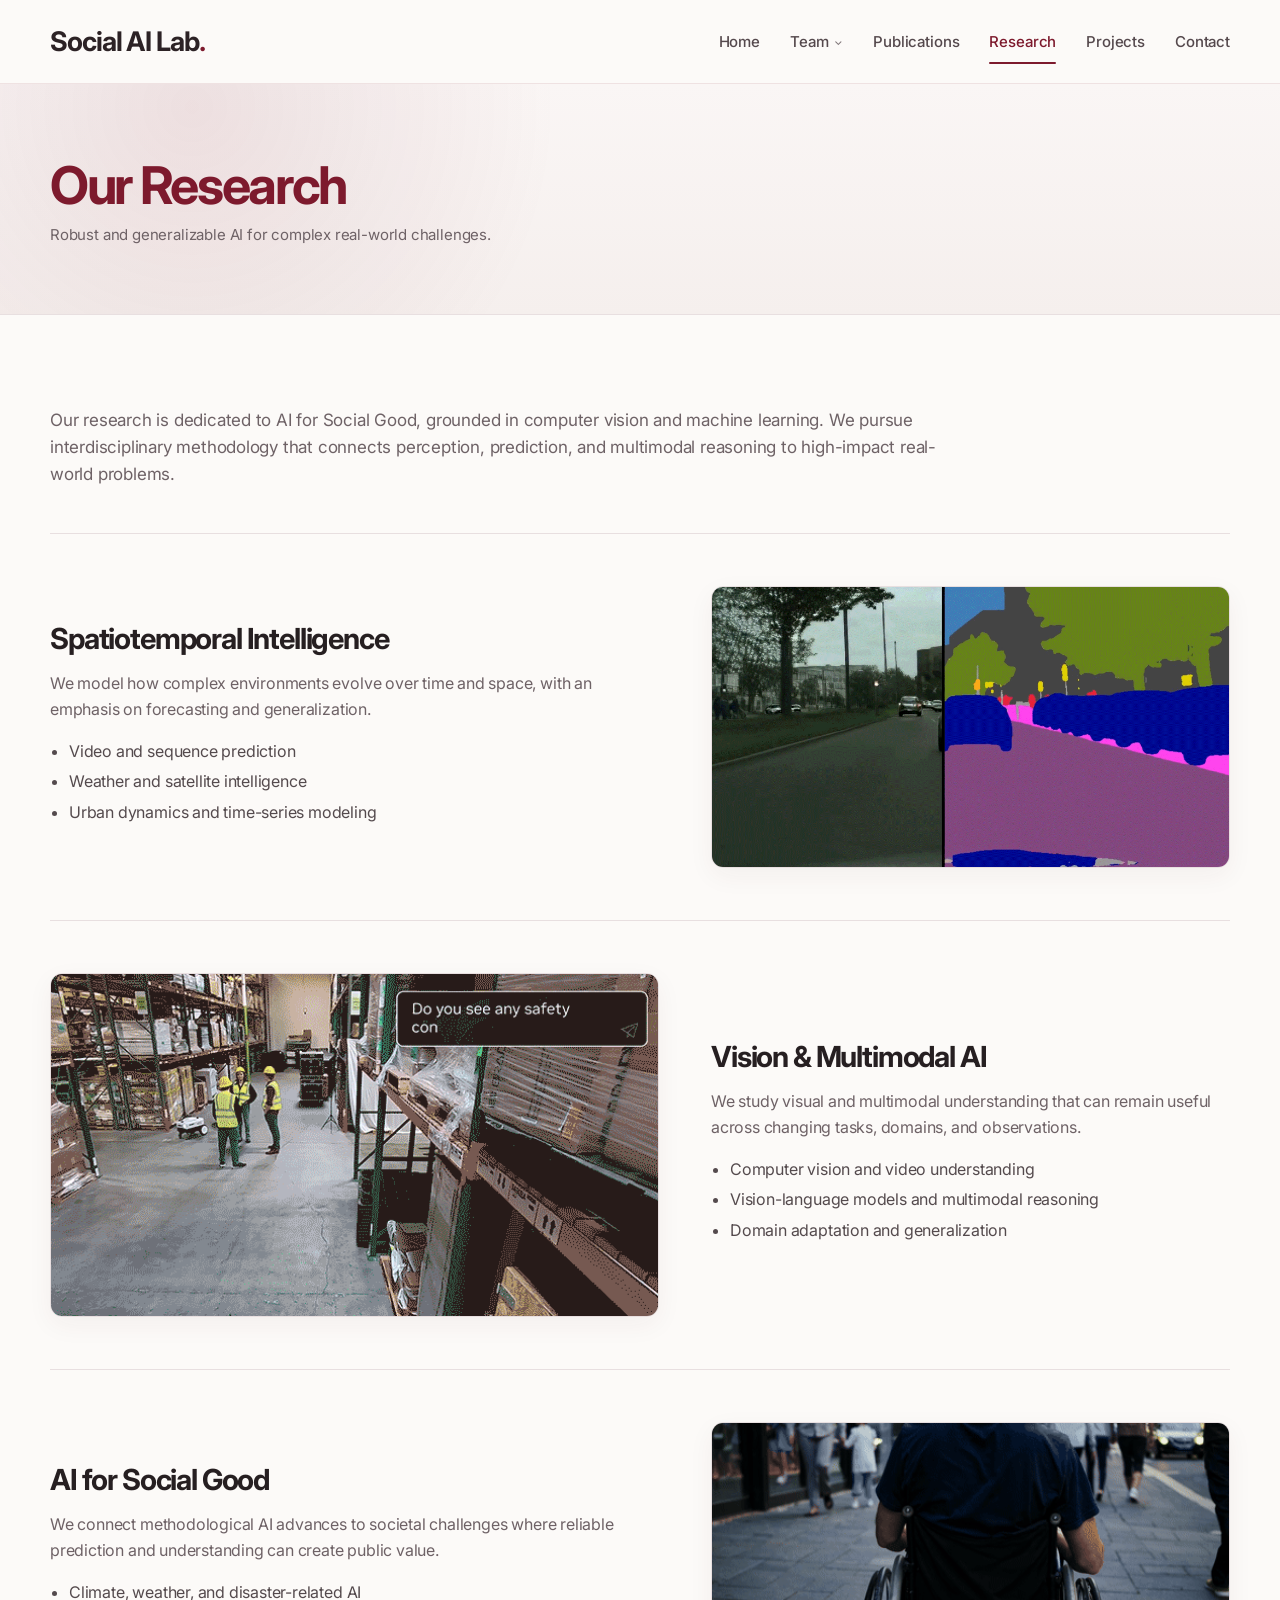
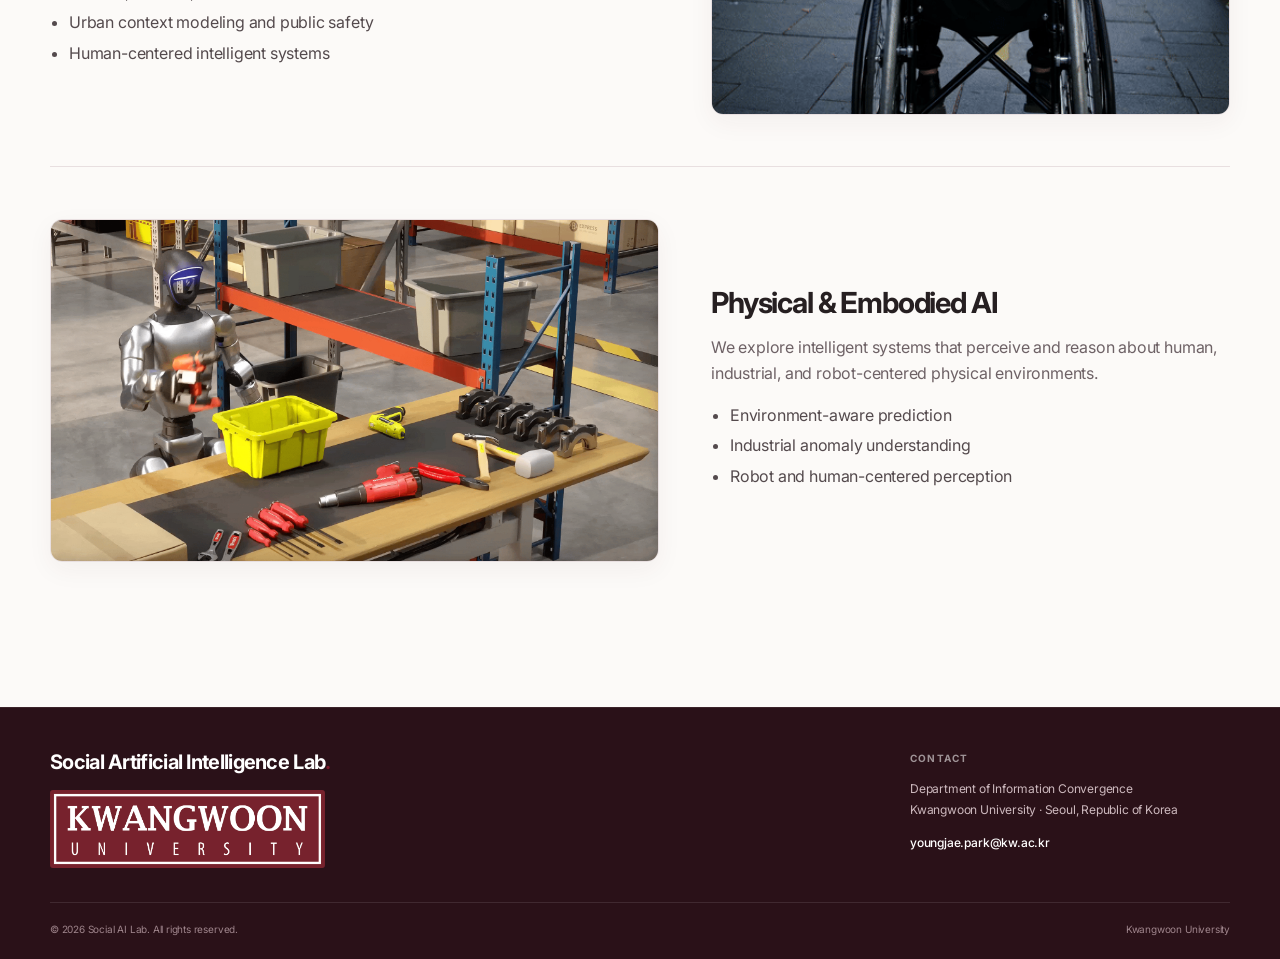
<file: research.html>
<!DOCTYPE html>
<html lang="en">
<head>

  <!-- Google tag (gtag.js) -->
  <script async src="https://www.googletagmanager.com/gtag/js?id=G-GZER871ZW7"></script>
  <script>
    window.dataLayer = window.dataLayer || [];
    function gtag(){dataLayer.push(arguments);}
    gtag('js', new Date());

    gtag('config', 'G-GZER871ZW7');
  </script>

  <meta charset="UTF-8">
  <meta name="viewport" content="width=device-width, initial-scale=1.0">
  <meta name="description" content="Social Artificial Intelligence Lab at Kwangwoon University.">
  <meta name="theme-color" content="#7D1A2D">
  <script>document.documentElement.classList.add('js');</script>
  <title>Research | Social AI Lab.</title>
  <link rel="preconnect" href="https://fonts.googleapis.com">
  <link rel="preconnect" href="https://fonts.gstatic.com" crossorigin>
  <link href="https://fonts.googleapis.com/css2?family=Inter:wght@400;500;600;700;800&display=swap" rel="stylesheet">
  <link rel="stylesheet" href="assets/css/style.css">
</head><body><header class="site-header"><div class="container navbar">
<a class="brand" href="index.html"><span>Social AI Lab</span><span class="brand-dot">.</span></a>
<button class="menu-toggle" aria-label="Open navigation" aria-expanded="false"><span></span><span></span><span></span></button>
<nav class="nav-links" aria-label="Main navigation">
<div class="nav-item"><a class="nav-link" href="index.html">Home</a></div>

<div class="nav-item has-dropdown">
  <a class="nav-link" href="team.html">
    Team <span class="chev">⌄</span>
  </a>
  <div class="dropdown">
    <a href="team.html#professor">Professor</a>
    <a href="team.html#members">Members</a>
    <a href="team.html#openings">Open Positions</a>
  </div>
</div>

<div class="nav-item"><a class="nav-link" href="publications.html">Publications</a></div>
<div class="nav-item"><a class="nav-link active" href="research.html">Research</a></div>
<div class="nav-item"><a class="nav-link" href="projects.html">Projects</a></div>
<div class="nav-item"><a class="nav-link" href="contact.html">Contact</a></div>

</nav>
</div>
</header>
<main>
  <section class="page-hero">
    <div class="container reveal">
      <h1 class="page-title-accent">Our Research</h1>
      <p>Robust and generalizable AI for complex real-world challenges.</p>
    </div>
  </section>
  <section class="section">
    
<div class="container">

  <p class="research-intro reveal">
    Our research is dedicated to AI for Social Good, grounded in computer vision and machine learning.
    We pursue interdisciplinary methodology that connects perception, prediction, and multimodal reasoning
    to high-impact real-world problems.
  </p>


<article class="research-row" id="spatiotemporal">

  <div class="research-visual reveal">
    <img
      src="assets/images/research-spatio-temporal.gif"
      alt="Spatiotemporal intelligence">
  </div>

  <div class="research-info reveal">

    <h2>Spatiotemporal Intelligence</h2>

    <p>
      We model how complex environments evolve over time and space,
      with an emphasis on forecasting and generalization.
    </p>

    <ul>
      <li>Video and sequence prediction</li>
      <li>Weather and satellite intelligence</li>
      <li>Urban dynamics and time-series modeling</li>
    </ul>

  </div>

</article>


  <article class="research-row" id="multimodal">

    <div class="research-visual reveal">
      <img
        src="assets/images/research-vision_old.gif"
        alt="Vision and multimodal AI">
    </div>

    <div class="research-info reveal">

      <h2>Vision &amp; Multimodal AI</h2>

      <p>
        We study visual and multimodal understanding that can remain useful
        across changing tasks, domains, and observations.
      </p>

      <ul>
        <li>Computer vision and video understanding</li>
        <li>Vision-language models and multimodal reasoning</li>
        <li>Domain adaptation and generalization</li>
      </ul>

    </div>

  </article>


  <article class="research-row" id="social-good">

    <div class="research-visual reveal">
      <img
        src="assets/images/research-AI for Social Good.gif"
        alt="AI for Social Good">
    </div>

    <div class="research-info reveal">

      <h2>AI for Social Good</h2>

      <p>
        We connect methodological AI advances to societal challenges
        where reliable prediction and understanding can create public value.
      </p>

      <ul>
        <li>Climate, weather, and disaster-related AI</li>
        <li>Urban context modeling and public safety</li>
        <li>Human-centered intelligent systems</li>
      </ul>

    </div>

  </article>


  <article class="research-row" id="physical-ai">

    <div class="research-visual reveal">
      <img
        src="assets/images/research-Physical & Embodied AI.gif"
        alt="Physical and embodied AI">
    </div>

    <div class="research-info reveal">

      <h2>Physical &amp; Embodied AI</h2>

      <p>
        We explore intelligent systems that perceive and reason about human,
        industrial, and robot-centered physical environments.
      </p>

      <ul>
        <li>Environment-aware prediction</li>
        <li>Industrial anomaly understanding</li>
        <li>Robot and human-centered perception</li>
      </ul>

    </div>

  </article>

</div>
</section>
</main>

<footer class="site-footer">
  <div class="container">

    <div class="footer-grid">

      <div class="footer-identity">
        <div class="footer-brand">
          Social Artificial Intelligence Lab<span class="brand-dot">.</span>
        </div>

        <img
          class="kw-mark"
          src="assets/images/kwangwoon-communicationmark.png"
          alt="Kwangwoon University">
      </div>

      <div class="footer-contact-block">
        <div class="footer-contact-label">CONTACT</div>

        <div class="footer-contact">
          Department of Information Convergence<br>
          Kwangwoon University · Seoul, Republic of Korea

          <div class="footer-email">
            <a href="mailto:youngjae.park@kw.ac.kr">
              youngjae.park@kw.ac.kr
            </a>
          </div>
        </div>
      </div>

    </div>

    <div class="footer-bottom">
      <span>© 2026 Social AI Lab. All rights reserved.</span>
      <span>Kwangwoon University</span>
    </div>

  </div>
</footer>

<button class="scroll-top" aria-label="Scroll to top">↑</button>

<script src="assets/js/main.js"></script>

</body>
</html>
</file>
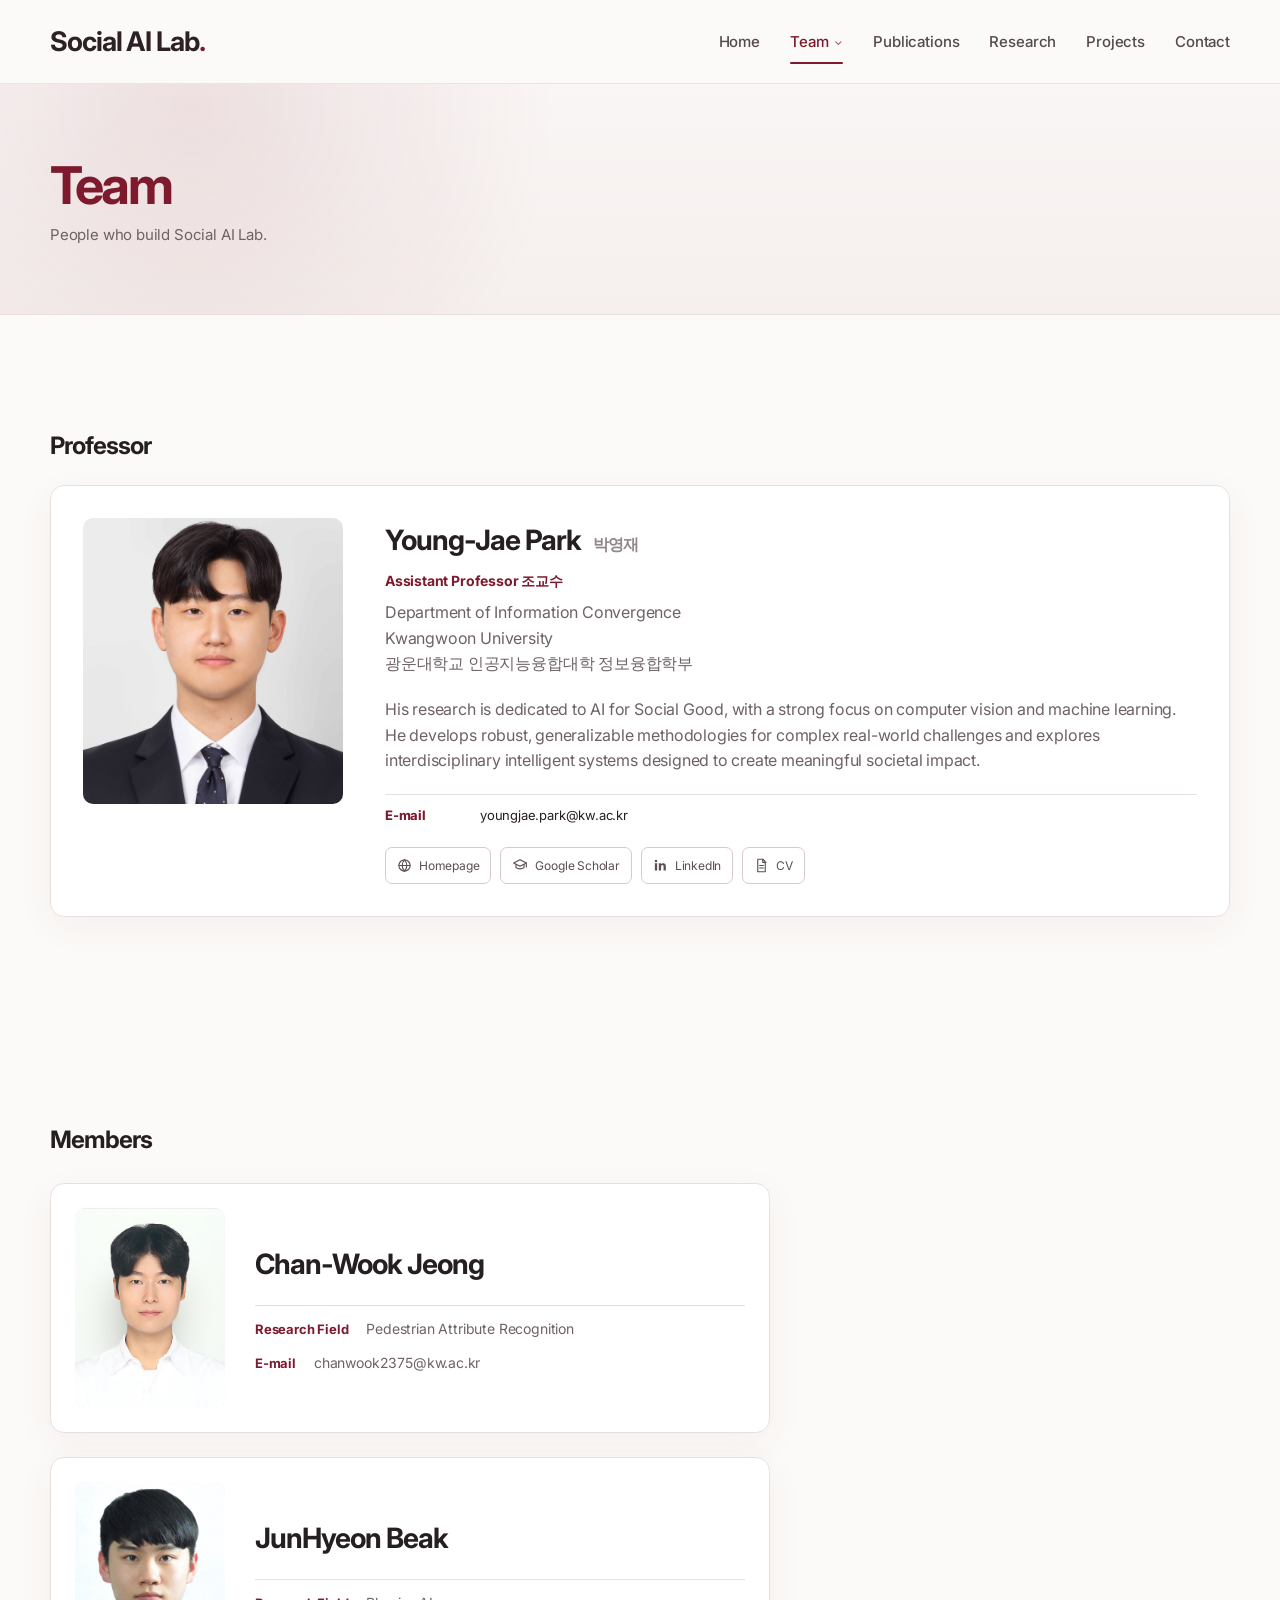
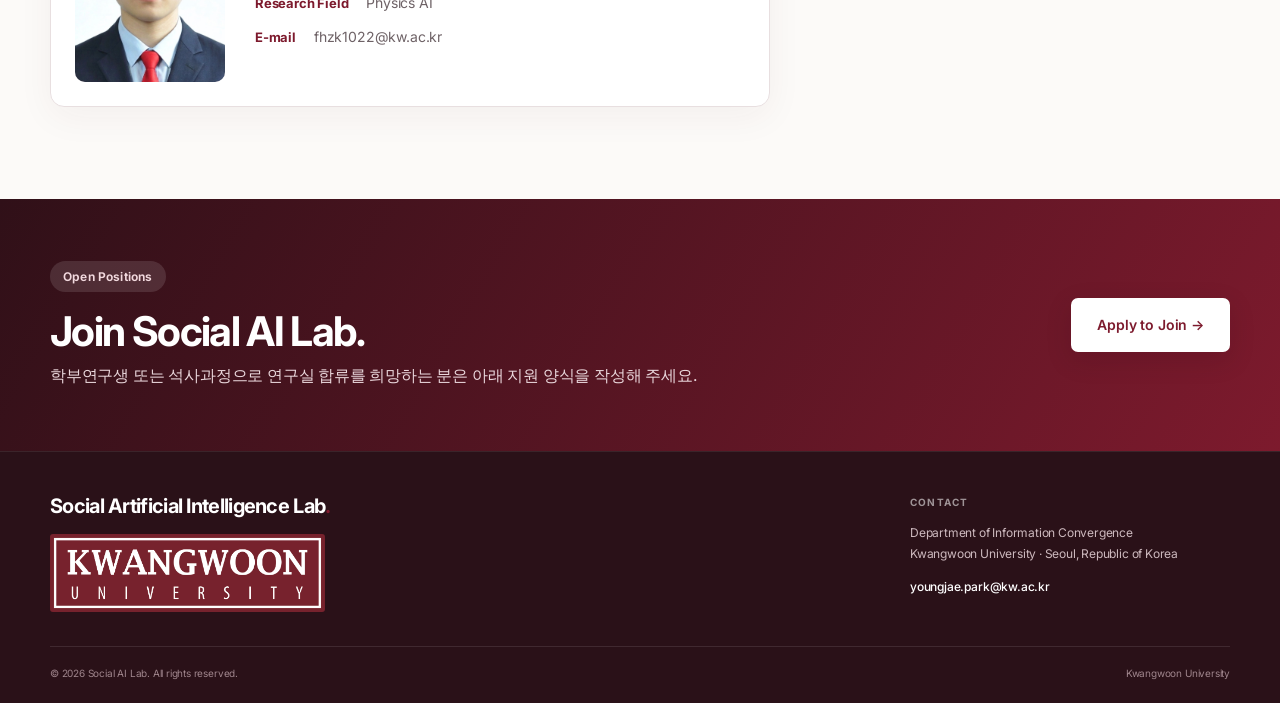
<file: team.html>
<!DOCTYPE html>
<html lang="en">
<head>

  <!-- Google tag (gtag.js) -->
  <script async src="https://www.googletagmanager.com/gtag/js?id=G-GZER871ZW7"></script>
  <script>
    window.dataLayer = window.dataLayer || [];
    function gtag(){dataLayer.push(arguments);}
    gtag('js', new Date());

    gtag('config', 'G-GZER871ZW7');
  </script>

  <meta charset="UTF-8">
  <meta name="viewport" content="width=device-width, initial-scale=1.0">
  <meta name="description" content="Social Artificial Intelligence Lab at Kwangwoon University.">
  <meta name="theme-color" content="#7D1A2D">
  <script>document.documentElement.classList.add('js');</script>
  <title>Team | Social AI Lab.</title>
  <link rel="preconnect" href="https://fonts.googleapis.com">
  <link rel="preconnect" href="https://fonts.gstatic.com" crossorigin>
  <link href="https://fonts.googleapis.com/css2?family=Inter:wght@400;500;600;700;800&display=swap" rel="stylesheet">
  <link rel="stylesheet" href="assets/css/style.css">
</head><body><header class="site-header"><div class="container navbar">
<a class="brand" href="index.html"><span>Social AI Lab</span><span class="brand-dot">.</span></a>
<button class="menu-toggle" aria-label="Open navigation" aria-expanded="false"><span></span><span></span><span></span></button>
<nav class="nav-links" aria-label="Main navigation">
<div class="nav-item"><a class="nav-link" href="index.html">Home</a></div>
<div class="nav-item has-dropdown"><a class="nav-link active" href="team.html">Team <span class="chev">⌄</span></a><div class="dropdown"><a href="team.html#professor">Professor</a><a href="team.html#members">Members</a><a href="team.html#openings">Open Positions</a></div></div>
<div class="nav-item"><a class="nav-link" href="publications.html">Publications</a></div><div class="nav-item"><a class="nav-link" href="research.html">Research</a></div><div class="nav-item"><a class="nav-link" href="projects.html">Projects</a></div><div class="nav-item"><a class="nav-link" href="contact.html">Contact</a></div>
</nav></div></header>
<main>
  <section class="page-hero">
    <div class="container reveal">
      <h1 class="page-title-accent">Team</h1>
      <p>People who build Social AI Lab.</p>
    </div>
  </section>
  <section class="section" id="professor"><div class="container"><h2 class="team-section-title reveal">Professor</h2>
<article class="professor-card reveal">
  <img
    class="profile-photo"
    src="assets/images/team_youngjae-park.jpg"
    alt="Young-Jae Park 박영재">

  <div>
    <h2 class="person-name">
      Young-Jae Park <span class="person-ko">박영재</span>
    </h2>

    <div class="person-role">
      Assistant Professor <span class="person-role-ko">조교수</span>
    </div>

    <p class="person-affil">
      Department of Information Convergence<br>
      Kwangwoon University<br>
      <span class="person-affil-ko" lang="ko">
        광운대학교 인공지능융합대학 정보융합학부
      </span>
    </p>

    <p class="person-desc">
      His research is dedicated to AI for Social Good, with a strong focus
      on computer vision and machine learning. He develops robust,
      generalizable methodologies for complex real-world challenges and
      explores interdisciplinary intelligent systems designed to create
      meaningful societal impact.
    </p>
<div class="profile-grid">
  <div>
    <span>E-mail</span>
    <a href="mailto:youngjae.park@kw.ac.kr">youngjae.park@kw.ac.kr</a>
  </div>
</div>
<div class="link-row">

  <a class="mini-link"
     href="https://www.youngjaepark.com/"
     target="_blank"
     rel="noopener"
     style="display:inline-flex; align-items:center; gap:7px;">
    <svg width="15" height="15" viewBox="0 0 24 24" fill="none"
         stroke="currentColor" stroke-width="1.8" stroke-linecap="round"
         stroke-linejoin="round" aria-hidden="true">
      <circle cx="12" cy="12" r="9"></circle>
      <path d="M3 12h18"></path>
      <path d="M12 3c2.4 2.5 3.7 5.5 3.7 9S14.4 18.5 12 21"></path>
      <path d="M12 3C9.6 5.5 8.3 8.5 8.3 12S9.6 18.5 12 21"></path>
    </svg>
    <span>Homepage</span>
  </a>

  <a class="mini-link"
     href="https://scholar.google.co.kr/citations?hl=ko&sortby=pubdate&user=eaT9X2MAAAAJ&view_op=list_works"
     target="_blank"
     rel="noopener"
     style="display:inline-flex; align-items:center; gap:7px;">
    <svg width="16" height="16" viewBox="0 0 24 24" fill="none"
         stroke="currentColor" stroke-width="1.7" stroke-linecap="round"
         stroke-linejoin="round" aria-hidden="true">
      <path d="M2.5 9 12 4l9.5 5L12 14 2.5 9Z"></path>
      <path d="M6 11.2V16c2.9 2.5 9.1 2.5 12 0v-4.8"></path>
      <path d="M21.5 9v6"></path>
    </svg>
    <span>Google Scholar</span>
  </a>

  <a class="mini-link"
     href="https://www.linkedin.com/in/young-jae-park-671509230"
     target="_blank"
     rel="noopener"
     style="display:inline-flex; align-items:center; gap:7px;">
    <svg width="15" height="15" viewBox="0 0 24 24"
         fill="currentColor" aria-hidden="true">
      <rect x="3" y="8.5" width="3.6" height="11.5" rx=".4"></rect>
      <circle cx="4.8" cy="4.8" r="2"></circle>
      <path d="M9.3 8.5h3.45v1.57h.05c.48-.91 1.65-1.87 3.4-1.87 3.64 0 4.31 2.4 4.31 5.52V20h-3.6v-5.57c0-1.33-.03-3.04-1.85-3.04-1.85 0-2.14 1.45-2.14 2.94V20H9.3V8.5Z"></path>
    </svg>
    <span>LinkedIn</span>
  </a>

  <a class="mini-link"
   href="https://drive.google.com/file/d/1fglKBupL6WwZsKcHlJWkDTuUttfqim7M/view?usp=sharing"
   target="_blank"
   rel="noopener noreferrer"
   style="display:inline-flex; align-items:center; gap:7px;">

  <svg width="15" height="15" viewBox="0 0 24 24"
       fill="none"
       stroke="currentColor"
       stroke-width="1.8"
       stroke-linecap="round"
       stroke-linejoin="round"
       aria-hidden="true">
    <path d="M6 2h8l4 4v16H6V2Z"></path>
    <path d="M14 2v5h5"></path>
    <path d="M9 12h6"></path>
    <path d="M9 16h6"></path>
  </svg>

  <span>CV</span>
  </a>

  
</div>
</div></article></div></section>
<section class="section" id="members">
  <div class="container">
    <h2 class="team-section-title reveal">Members</h2>

    <article class="member-card reveal">
      <img
        class="member-photo"
        src="assets/images/team_chan-wook-jeong.jpg"
        alt="Chan-Wook Jeong"
      >
    
      <div class="member-info">
        <h3 class="person-name">Chan-Wook Jeong</h3>
    
        <div class="member-research">
          <span>Research Field</span>
          <p>Pedestrian Attribute Recognition</p>
        </div>
    
        <div class="member-research member-email">
          <span>E-mail</span>
          <p>
            <a href="mailto:chanwook2375@kw.ac.kr">
              chanwook2375@kw.ac.kr
            </a>
          </p>
        </div>
      </div>
    </article>

      <article class="member-card reveal">
      <img
        class="member-photo"
        src="assets/images/team_Jun-Hyeon-Beak.jpg"
        alt="JunHyeon Beak"
      >

      <div class="member-info">
        <h3 class="person-name">JunHyeon Beak</h3>

        <div class="member-research">
          <span>Research Field</span>
          <p>Physics AI</p>
        </div>

        <div class="member-research member-email">
          <span>E-mail</span>
          <p>
            <a href="mailto:fhzk1022@kw.ac.kr">
              fhzk1022@kw.ac.kr
            </a>
          </p>
        </div>
      </div>
    </article>

    
  </div>
</section>
<section class="join-strip" id="openings">
  <div class="container join-strip-inner reveal">

    <div>
      <span class="eyebrow eyebrow--dark">Open Positions</span>
      <h2>Join Social AI Lab.</h2>

      <p>
        학부연구생 또는 석사과정으로 연구실 합류를 희망하는 분은 아래 지원 양식을 작성해 주세요.
      </p>
    </div>

    <a class="btn btn-light"
       href="https://forms.gle/jD24uBFevf582Hy1A"
       target="_blank"
       rel="noopener noreferrer">
      Apply to Join →
    </a>

  </div>
</section>
</main>

<footer class="site-footer">
  <div class="container">

    <div class="footer-grid">

      <div class="footer-identity">
        <div class="footer-brand">
          Social Artificial Intelligence Lab<span class="brand-dot">.</span>
        </div>

        <img
          class="kw-mark"
          src="assets/images/kwangwoon-communicationmark.png"
          alt="Kwangwoon University">
      </div>

      <div class="footer-contact-block">
        <div class="footer-contact-label">CONTACT</div>

        <div class="footer-contact">
          Department of Information Convergence<br>
          Kwangwoon University · Seoul, Republic of Korea

          <div class="footer-email">
            <a href="mailto:youngjae.park@kw.ac.kr">
              youngjae.park@kw.ac.kr
            </a>
          </div>
        </div>
      </div>

    </div>

    <div class="footer-bottom">
      <span>© 2026 Social AI Lab. All rights reserved.</span>
      <span>Kwangwoon University</span>
    </div>

  </div>
</footer>

<button class="scroll-top" aria-label="Scroll to top">↑</button>

<script src="assets/js/main.js"></script>

</body>
</html>
</file>
<file: assets/css/style.css>
:root {
  --kw: #7D1A2D;
  --kw-dark: #55101F;
  --kw-deep: #301018;
  --kw-mid: #9A3548;
  --kw-soft: #F4E8EB;
  --bg: #FCFAF8;
  --bg-2: #F6F1EF;
  --bg-3: #EFE7E5;
  --surface: #FFFFFF;
  --text: #261F21;
  --muted: #6E6266;
  --muted-2: #93878A;
  --line: #E8DFE0;
  --line-strong: #D8CACC;
  --shadow: 0 18px 60px rgba(78, 35, 45, .11);
  --radius: 14px;
  --radius-sm: 9px;
  --container: 1180px;
  --header-h: 84px;
}
* { box-sizing: border-box; }
html { scroll-behavior: smooth; }
body {
  margin: 0;
  background: var(--bg);
  color: var(--text);

  font-family:
    -apple-system,
    BlinkMacSystemFont,
    "SF Pro Text",
    "Apple SD Gothic Neo",
    "Pretendard",
    "Inter",
    "Noto Sans KR",
    Arial,
    sans-serif;

  line-height: 1.6;
  letter-spacing: -0.012em;

  -webkit-font-smoothing: antialiased;
  -moz-osx-font-smoothing: grayscale;
  text-rendering: optimizeLegibility;
}
body.menu-open { overflow: hidden; }
img, svg, video { max-width: 100%; display: block; }
a { color: inherit; text-decoration: none; }
button, input, textarea { font: inherit; }
strong { font-weight: 700; }
p { letter-spacing: -0.012em; }
h1, h2, h3 { text-wrap: balance; }
.container { width: min(var(--container), calc(100% - 48px)); margin: 0 auto; }
.section { padding: 92px 0; }
.section--tight { padding: 68px 0; }
.section--alt { background: var(--bg-2); }

/* Header */
.site-header { height: var(--header-h); background: rgba(252,250,248,.94); border-bottom: 1px solid rgba(125,26,45,.10); position: sticky; top: 0; z-index: 1000; backdrop-filter: blur(14px); }
.navbar { height: 100%; display: flex; align-items: center; justify-content: space-between; gap: 30px; }
.brand {
  font-size: 27px;
  font-weight: 700;
  letter-spacing: -.04em;
  white-space: nowrap;
  color: #2c2225;
}
.brand-dot { color: var(--kw); }
.nav-links { display: flex; align-items: center; gap: 30px; }
.nav-item { position: relative; }
.nav-link {
  display: flex;
  align-items: center;
  gap: 6px;
  height: var(--header-h);
  font-size: 15px;
  font-weight: 500;
  letter-spacing: -.01em;
  color: #55494d;
  transition: color .2s ease;
}
.nav-link:hover, .nav-link.active { color: var(--kw); }
.nav-link.active::after { content: ""; position: absolute; left: 0; right: 0; bottom: 20px; height: 2px; background: var(--kw); border-radius: 2px; }
.chev { font-size: 11px; opacity: .75; transition: transform .2s ease; }
.nav-item:hover .chev { transform: rotate(180deg); }
.dropdown { position: absolute; top: calc(100% - 14px); right: -28px; width: 180px; padding: 8px; border: 1px solid var(--line); border-radius: 10px; background: #fff; box-shadow: var(--shadow); opacity: 0; visibility: hidden; transform: translateY(8px); transition: .18s ease; }
.nav-item:hover .dropdown { opacity: 1; visibility: visible; transform: translateY(0); }
.dropdown a { display: block; padding: 10px 12px; border-radius: 7px; color: var(--muted); font-size: 14px; }
.dropdown a:hover { color: var(--kw); background: var(--kw-soft); }
.menu-toggle { display: none; width: 42px; height: 42px; border: 1px solid var(--line); background: #fff; border-radius: 9px; color: var(--text); cursor: pointer; }
.menu-toggle span { display: block; width: 19px; height: 2px; background: var(--text); margin: 4px auto; }

/* Hero */
/* Hero */
.hero {
  min-height: 620px;
  position: relative;

  display: flex;
  align-items: center;

  overflow: hidden;

  /* 기본 배경 */
  background: var(--kw-deep);
}


/* ---------------------------------
   Dynamic research background
---------------------------------- */

.hero-research-image {
  position: absolute;
  inset: 0;

  width: 100%;
  height: 100%;

  object-fit: cover;

  /* 인물이 약간 오른쪽에 오도록 */
  object-position: 65% center;

  opacity: .58;

  /* 영상 자체의 푸른색을 조금 억제 */
  filter:
    saturate(.60)
    brightness(.72)
    contrast(1.05);

  animation: none;
}





/* 버건디 오버레이 */
.hero-research-bg {
  position: absolute;
  inset: 0;
  z-index: 0;

  overflow: hidden;
  background: var(--kw-deep);
}

.hero-research-bg::after {
  content: "";

  position: absolute;
  inset: 0;

  z-index: 2;
  pointer-events: none;

  background:
    linear-gradient(
      90deg,
      rgba(48,16,24,1.00) 0%,
      rgba(48,16,24,.98) 22%,
      rgba(48,16,24,.88) 40%,
      rgba(48,16,24,.62) 60%,
      rgba(48,16,24,.40) 78%,
      rgba(48,16,24,.30) 100%
    );
}

/* Hero text는 항상 이미지 위 */
.hero-inner {
  position: relative;
  z-index: 5;

  padding: 84px 0 90px;

  color: #fff;
}
.hero-inner { position: relative; z-index: 2; padding: 84px 0 90px; color: #fff; }
.pill { display: inline-flex; align-items: center; gap: 8px; margin-bottom: 24px; padding: 7px 13px; border-radius: 99px; border: 1px solid rgba(255,224,230,.24); color: #f0c6cf; background: rgba(166,59,80,.14); font-size: 13px; font-weight: 700; }
.hero h1 {
  max-width: 820px;
  margin: 0;

  font-family:
    -apple-system,
    BlinkMacSystemFont,
    "SF Pro Display",
    "Apple SD Gothic Neo",
    "Pretendard",
    "Inter",
    sans-serif;

  font-size: clamp(48px, 5.4vw, 74px);
  line-height: 1.02;
  letter-spacing: -.045em;
  font-weight: 700;
}
.hero-subtitle {
  margin-top: 24px;
  max-width: none;

  font-size: clamp(16px, 1.35vw, 20px);
  line-height: 1.55;
  font-weight: 400;
  letter-spacing: -.015em;

  color: rgba(255, 255, 255, .82);
}
.hero-actions { display: flex; gap: 14px; margin-top: 34px; flex-wrap: wrap; }
.btn {
  display: inline-flex;
  align-items: center;
  justify-content: center;
  gap: 9px;
  min-height: 54px;
  padding: 0 25px;
  border-radius: 7px;
  border: 1px solid transparent;
  font-size: 14px;
  font-weight: 600;
  letter-spacing: -.01em;
  transition: transform .18s ease, background .18s ease, border-color .18s ease;
}
.btn:hover { transform: translateY(-2px); }
.btn-primary { background: var(--kw); color: #fff; box-shadow: 0 10px 30px rgba(125,26,45,.28); }
.btn-primary:hover { background: #92233a; }
.btn-ghost { color: #fff; background: rgba(255,255,255,.04); border-color: rgba(255,255,255,.28); }
.btn-ghost:hover { background: rgba(255,255,255,.09); border-color: rgba(255,255,255,.42); }
.btn-light { background: #fff; color: var(--kw); box-shadow: 0 8px 26px rgba(44,9,17,.15); }
.icon-box { width: 18px; height: 18px; display: inline-grid; place-items: center; }

/* Section headings */
.eyebrow {
  display: inline-flex;
  align-items: center;
  padding: 6px 13px;
  border-radius: 999px;
  background: var(--kw-soft);
  color: var(--kw);
  font-size: 12px;
  font-weight: 650;
  letter-spacing: .015em;
  margin-bottom: 17px;
}
.eyebrow--dark { background: rgba(255,255,255,.12); color: #f2d9de; }
.section-title {
  margin: 0;

  font-family:
    -apple-system,
    BlinkMacSystemFont,
    "SF Pro Display",
    "Apple SD Gothic Neo",
    "Pretendard",
    "Inter",
    sans-serif;

  font-size: clamp(34px, 4.2vw, 50px);
  line-height: 1.08;
  letter-spacing: -.045em;
  font-weight: 700;
}
.section-title--sm { font-size: clamp(32px,3.4vw,44px); }
.section-lead { color: var(--muted); max-width: 720px; margin: 22px 0 0; font-size: 16px; }
.section-head { margin-bottom: 44px; }
.section-head.center { text-align: center; }
.section-head.center .section-lead { margin-left: auto; margin-right: auto; }

/* About */
.about-grid { display: grid; grid-template-columns: 1.05fr .95fr; gap: 86px; align-items: center; }
.about-copy p { color: var(--muted); margin: 19px 0 0; font-size: 16px; }
.about-copy p strong { color: var(--text); }
.about-facts { display: grid; gap: 10px; margin-top: 27px; }
.about-facts div { display: grid; grid-template-columns: 90px 1fr; gap: 16px; padding-top: 10px; border-top: 1px solid var(--line); font-size: 13px; }
.about-facts strong { color: var(--kw); }
.about-facts span { color: var(--muted); }
.media-frame { position: relative; border-radius: 14px; overflow: hidden; border: 1px solid var(--line); background: #fff; box-shadow: var(--shadow); }
.media-frame::after { content: ""; position: absolute; inset: 0; box-shadow: inset 0 0 0 1px rgba(255,255,255,.25); pointer-events: none; }
.about-image { aspect-ratio: 1.17/1; object-fit: cover; width: 100%; }
.media-caption { position: absolute; left: 18px; bottom: 16px; z-index: 2; padding: 7px 10px; border-radius: 7px; background: rgba(48,16,24,.80); color: #fff; font-size: 12px; backdrop-filter: blur(7px); }

/* Home research cards */
.research-grid { display: grid; grid-template-columns: repeat(4,1fr); gap: 18px; }
.research-card { min-height: 265px; position: relative; overflow: hidden; padding: 26px; border-radius: var(--radius); border: 1px solid var(--line); background: linear-gradient(155deg,#fff,#f8f3f2); box-shadow: 0 8px 30px rgba(83,37,47,.045); transition: transform .22s ease, border-color .22s ease, box-shadow .22s ease; }
.research-card:hover { transform: translateY(-5px); border-color: rgba(125,26,45,.34); box-shadow: var(--shadow); }
.research-card::before { content: ""; position: absolute; width: 180px; height: 180px; border-radius: 50%; right: -76px; top: -75px; background: radial-gradient(circle,rgba(125,26,45,.13),transparent 68%); }
.research-num { color: var(--kw); font-size: 12px; font-weight: 800; letter-spacing: .1em; }
.research-card h3 { margin: 68px 0 11px; font-size: 21px; line-height: 1.24; letter-spacing: -.03em; font-weight: 650; }
.research-card p { color: var(--muted); font-size: 13px; margin: 0; }
.card-arrow { position: absolute; right: 22px; bottom: 20px; width: 34px; height: 34px; display: grid; place-items: center; border-radius: 50%; border: 1px solid var(--line-strong); color: var(--kw); }

/* News */
.news-wrap {
    display: grid;
    grid-template-columns: .55fr 1.45fr;
    gap: 60px;
    align-items: start;

    width: min(1360px, calc(100vw - 48px));
    max-width: none;

    margin-left: 50%;
    transform: translateX(-50%);
}

.news-wrap .section-title {
    font-size: clamp(36px, 4.4vw, 54px);
    line-height: 1.00;
}

/* News 제목의 시작선을 다른 section과 맞춤 */
@media (min-width: 1360px) {
    .news-wrap > .reveal:first-child {
        padding-left: 90px;
    }
}
.news-list { border-top: 1px solid var(--line); }
.news-item { display: grid; grid-template-columns: 112px 1fr; gap: 20px; padding: 19px 0; border-bottom: 1px solid var(--line); }
.news-date { color: var(--kw); font-size: 13px; font-weight: 750; }
.news-text { color: #5f5357; font-size: 14px; }
.news-text strong { color: var(--text); }
.show-more { margin-top: 20px; border: 0; background: transparent; color: var(--kw); font-size: 13px; font-weight: 700; cursor: pointer; padding: 0; }
.news-item.is-hidden { display: none; }

/* Selected publications */
.selected-pubs { display: grid; grid-template-columns: repeat(3,1fr); gap: 18px; }
.selected-pub { border: 1px solid var(--line); background: #fff; border-radius: 13px; overflow: hidden; transition: transform .2s ease, box-shadow .2s ease, border-color .2s ease; }
.selected-pub:hover { transform: translateY(-4px); border-color: rgba(125,26,45,.28); box-shadow: var(--shadow); }
.selected-pub img {
  width: 100%;
  aspect-ratio: 16 / 9;

  object-fit: contain;
  object-position: center;

  background: #fff;
}

.selected-pub div { padding: 19px 20px 21px; }
.selected-pub span { color: var(--kw); font-size: 11px; font-weight: 800; text-transform: uppercase; letter-spacing: .05em; }
.selected-pub h3 { margin: 7px 0 0; font-size: 17px; line-height: 1.4; letter-spacing: -.025em; font-weight: 600; }
.more-row { margin-top: 24px; }
.text-link { color: var(--kw); font-size: 13px; font-weight: 750; }
.text-link:hover { text-decoration: underline; }

/* Join strip */
.join-strip { background: linear-gradient(120deg,var(--kw-deep),var(--kw)); color: #fff; padding: 62px 0; }
.join-strip-inner { display: flex; align-items: center; justify-content: space-between; gap: 36px; }
.join-strip h2 { font-size: clamp(28px,3.2vw,42px); line-height: 1.08; letter-spacing: -.04em; font-weight: 700; margin: 0; }
.join-strip p { margin: 10px 0 0; color: #ead7dc; }

/* Page hero */
.page-hero { padding: 74px 0 67px; background: radial-gradient(circle at 15% 10%,rgba(125,26,45,.10),transparent 33%), linear-gradient(180deg,#faf6f5,#f5efed); border-bottom: 1px solid var(--line); }
.page-kicker { display: block; color: var(--kw); font-size: 12px; font-weight: 800; text-transform: uppercase; letter-spacing: .12em; margin-bottom: 10px; }
.page-hero h1 {
  margin: 0;

  font-family:
    -apple-system,
    BlinkMacSystemFont,
    "SF Pro Display",
    "Apple SD Gothic Neo",
    "Pretendard",
    "Inter",
    sans-serif;

  font-size: clamp(38px, 4.2vw, 52px);
  line-height: 1.06;
  letter-spacing: -.045em;
  font-weight: 700;
}
.page-hero p { color: var(--muted); margin: 10px 0 0; font-size: 15px; }
.page-title-accent {
    color: var(--kw);
}
/* Team */
.team-section-title {
  font-family:
    -apple-system,
    BlinkMacSystemFont,
    "SF Pro Display",
    "Apple SD Gothic Neo",
    "Pretendard",
    "Inter",
    sans-serif;

  font-weight: 700;
  letter-spacing: -.04em;
}
.professor-card { display: grid; grid-template-columns: 260px 1fr; gap: 42px; padding: 32px; border: 1px solid var(--line); border-radius: var(--radius); background: #fff; box-shadow: 0 10px 36px rgba(78,35,45,.05); }
.profile-photo { width: 100%; aspect-ratio: 1/1.1; object-fit: cover; border-radius: 10px; background: var(--kw-soft); }
.person-name { font-size: 28px; margin: 0 0 7px; letter-spacing: -.035em; font-weight: 700; }
.person-ko { color: var(--muted-2); font-size: 16px; font-weight: 600; margin-left: 7px; }
.person-role { color: var(--kw); font-weight: 700; font-size: 14px; }
.person-affil { color: var(--muted); margin: 8px 0 0; }
.person-desc { color: var(--muted); margin: 20px 0 0; }
.profile-grid { margin-top: 20px; display: grid; gap: 10px; }
.profile-grid > div { display: grid; grid-template-columns: 80px 1fr; gap: 15px; padding-top: 10px; border-top: 1px solid var(--line); font-size: 13px; }
.profile-grid span { color: var(--kw); font-weight: 750; }
.profile-grid p { margin: 0; color: var(--muted); }
.profile-grid a { color: var(--text); }
.link-row { display: flex; flex-wrap: wrap; gap: 9px; margin-top: 21px; }
.mini-link { padding: 8px 11px; border: 1px solid var(--line-strong); border-radius: 7px; color: #5c4e52; font-size: 12px; background: #fff; }
.mini-link:hover { border-color: rgba(125,26,45,.42); color: var(--kw); }
.profile-columns { display: grid; grid-template-columns: 1fr 1fr; gap: 22px; }
.info-panel { background: #fff; border: 1px solid var(--line); border-radius: var(--radius); padding: 28px; }
.clean-list { list-style: none; padding: 0; margin: 0; display: grid; gap: 13px; color: var(--muted); font-size: 14px; }
.clean-list li { padding-bottom: 13px; border-bottom: 1px solid var(--line); }
.clean-list li:last-child { border-bottom: 0; padding-bottom: 0; }
.clean-list strong { color: var(--kw); margin-right: 8px; }
.empty-members { display: grid; grid-template-columns: 94px 1fr; gap: 28px; align-items: center; border: 1px dashed #cfb9bd; border-radius: 14px; background: #fff; padding: 30px; }
.empty-mark { width: 94px; height: 94px; border-radius: 50%; display: grid; place-items: center; background: var(--kw-soft); color: var(--kw); font-size: 34px; font-weight: 800; }
.empty-members h3 { margin: 0 0 7px; }
.empty-members p { margin: 0; color: var(--muted); }


/* Members */
.member-card {
  display: grid;
  grid-template-columns: 150px minmax(0, 1fr);
  gap: 30px;
  align-items: center;
  max-width: 720px;
  padding: 24px;
  margin-top: 24px;
  border: 1px solid var(--line);
  border-radius: var(--radius);
  background: #fff;
  box-shadow: 0 10px 36px rgba(78,35,45,.05);
}

.member-photo {
  width: 150px;
  aspect-ratio: 3 / 4;
  object-fit: cover;
  object-position: center top;
  border-radius: 10px;
  background: var(--kw-soft);
}

.member-info {
  min-width: 0;
}

.member-info .person-name {
  margin-bottom: 18px;
}

.member-research {
  display: flex;
  align-items: baseline;
  gap: 18px;
  padding-top: 12px;
  border-top: 1px solid var(--line);
  white-space: nowrap;
}

.member-research span {
  flex: 0 0 auto;
  color: var(--kw);
  font-size: 13px;
  font-weight: 700;
}

.member-research p {
  margin: 0;
  color: var(--muted);
  font-size: 14px;
  white-space: nowrap;
}
.member-research.member-email {
  border-top: none;
}
/* Publications */
.pub-toolbar { display: flex; align-items: center; justify-content: space-between; gap: 20px; margin-bottom: 28px; }
.filters { display: flex; gap: 8px; flex-wrap: wrap; }
.filter-btn { border: 1px solid var(--line-strong); background: #fff; color: var(--muted); padding: 9px 14px; border-radius: 8px; cursor: pointer; font-size: 13px; font-weight: 650; }
.filter-btn:hover, .filter-btn.active { background: var(--kw); color: #fff; border-color: var(--kw); }
.pub-list { display: grid; gap: 22px; }
.pub-card { display: grid; grid-template-columns: 285px 1fr; gap: 28px; padding: 20px; border-radius: 13px; border: 1px solid var(--line); background: #fff; transition: border-color .2s ease, transform .2s ease, box-shadow .2s ease; }
.pub-card:hover { border-color: rgba(125,26,45,.28); transform: translateY(-2px); box-shadow: 0 12px 32px rgba(78,35,45,.07); }
.pub-thumb {
    position: relative;
    overflow: hidden;
    border-radius: 9px;
    background: #fff;
}

.pub-thumb img {
    display: block;

    width: 100%;
    height: auto;

    /* 이미지 자체를 정확히 800:441 비율로 유지 */
    aspect-ratio: 800 / 441;

    object-fit: contain;
    object-position: center;

    margin: 0;
    transform: none;
}

/* Oral / Spotlight / Highlight 위치는 이미지와 독립적으로 고정 */
.pub-badges {
    position: absolute;
    left: 10px;
    top: 10px;

    display: flex;
    gap: 6px;

    z-index: 10;
}

.pub-badge {
    padding: 5px 8px;
    border-radius: 6px;

    background: rgba(48,16,24,.84);
    border: 1px solid rgba(255,255,255,.15);

    color: #f6e7ea;
    font-size: 10px;
    font-weight: 800;
    text-transform: uppercase;
    letter-spacing: .04em;

    white-space: nowrap;
}

.pub-badge.highlight {
    color: #fff;
    background: var(--kw);
    border-color: rgba(255,255,255,.18);
}
.pub-meta { color: var(--kw); font-size: 12px; font-weight: 780; text-transform: none; letter-spacing: .04em; }
.pub-card h2 { margin: 7px 0 8px; font-size: 21px; line-height: 1.35; letter-spacing: -.03em; font-weight: 650; }
.pub-authors { color: #51474a; font-size: 13px; margin: 0 0 8px; }
.pub-venue { color: var(--muted); font-size: 13px; margin: 0; }
.pub-note { color: var(--kw); font-size: 12px; margin: 8px 0 0; font-weight: 650; }
.pub-links { display: flex; gap: 8px; flex-wrap: wrap; margin-top: 15px; }
.pub-link { padding: 6px 9px; border-radius: 6px; border: 1px solid var(--line-strong); font-size: 11px; color: #5b4f53; background: #fff; }
.pub-link:hover { color: var(--kw); border-color: rgba(125,26,45,.42); }

/* Research page */
.research-intro { color: var(--muted); max-width: 900px; margin: 0 0 44px; font-size: 17px; }
.research-row { display: grid; grid-template-columns: 1.08fr .92fr; gap: 52px; align-items: center; padding: 52px 0; border-top: 1px solid var(--line); }
.research-row:nth-child(even) .research-visual { order: 2; }
.research-visual {
  min-height: 280px;
  border-radius: 12px;
  overflow: hidden;
  border: 1px solid var(--line);
  background: #fff;
  box-shadow: 0 8px 26px rgba(78,35,45,.05);
}

.research-visual img {
  width: 100%;
  height: 100%;
  min-height: 280px;
  object-fit: cover;
}
/* Spatiotemporal slideshow */
.research-slideshow {
  position: relative;
}


/* 모든 GIF를 동일한 프레임 안에 배치 */
.research-slide {
  position: absolute;
  inset: 0;

  width: 100%;
  height: 100%;

  object-fit: contain;
  object-position: center;

  background: #fff;

  opacity: 0;

  animation: researchSlideFade 16s infinite ease-in-out;
}


/* 4초 간격으로 순차 재생 */
.research-slide:nth-child(1) {
  animation-delay: 0s;
}

.research-slide:nth-child(2) {
  animation-delay: 4s;
}

.research-slide:nth-child(3) {
  animation-delay: 8s;
}

.research-slide:nth-child(4) {
  animation-delay: 12s;
}


/* Cross fade */
@keyframes researchSlideFade {

  0% {
    opacity: 0;
  }

  4% {
    opacity: 1;
  }

  21% {
    opacity: 1;
  }

  25% {
    opacity: 0;
  }

  100% {
    opacity: 0;
  }
}

.research-info h2 { margin: 0 0 13px; font-size: 29px; line-height: 1.12; letter-spacing: -.04em; font-weight: 700; }
.research-info > p { color: var(--muted); }
.research-info ul { margin: 13px 0 0; padding-left: 19px; color: #544a4d; }
.research-info li { margin: 5px 0; }


/* Projects */
.projects-list {
  border-top: 1px solid var(--line);
}

.project-item {
  display: grid;
  grid-template-columns: 155px minmax(0, 1fr);
  gap: 42px;
  padding: 42px 0;
  border-bottom: 1px solid var(--line);
}

.project-side {
  padding-top: 3px;
}

.project-period {
  display: block;
  color: var(--kw);
  font-size: 14px;
  font-weight: 800;
  line-height: 1.5;
  letter-spacing: -.01em;
}

.project-main {
  min-width: 0;
}

.project-program {
  margin-bottom: 10px;
  color: var(--kw);
  font-size: 13px;
  font-weight: 750;
  line-height: 1.55;
  letter-spacing: .01em;
  word-break: keep-all;
}

.project-main h2 {
  margin: 0;
  max-width: 920px;
  color: var(--text);
  font-size: clamp(21px, 2.3vw, 28px);
  font-weight: 750;
  line-height: 1.48;
  letter-spacing: -.028em;
  word-break: keep-all;
}

.project-meta {
  display: flex;
  flex-wrap: wrap;
  align-items: center;
  gap: 8px;
  margin-top: 18px;
}

.project-meta span {
  display: inline-flex;
  align-items: center;
  min-height: 30px;
  padding: 6px 11px;
  border: 1px solid var(--line);
  border-radius: 999px;
  background: #fff;
  color: #5d5054;
  font-size: 12px;
  font-weight: 650;
  line-height: 1.3;
}

.project-meta .role {
  border-color: rgba(125,26,45,.18);
  background: var(--kw-soft);
  color: var(--kw);
}

.project-category {
  display: inline-block;
  margin-top: 16px;
  color: var(--muted);
  font-size: 12px;
  font-weight: 600;
  line-height: 1.5;
}

@media (max-width: 900px) {
  .project-item {
    grid-template-columns: 135px minmax(0, 1fr);
    gap: 28px;
    padding: 36px 0;
  }
}

@media (max-width: 760px) {
  .project-item {
    grid-template-columns: 1fr;
    gap: 11px;
    padding: 31px 0;
  }

  .project-side {
    padding-top: 0;
  }

  .project-program {
    margin-bottom: 7px;
  }

  .project-main h2 {
    font-size: 21px;
    line-height: 1.5;
  }

  .project-meta {
    margin-top: 15px;
  }
}

@media (max-width: 480px) {
  .project-item {
    padding: 28px 0;
  }

  .project-main h2 {
    font-size: 20px;
  }

  .project-meta span {
    font-size: 11px;
  }
}

/* Contact */
.contact-grid { display: grid; grid-template-columns: .82fr 1.18fr; gap: 28px; align-items: stretch; }
.contact-card { padding: 32px; border-radius: var(--radius); background: #fff; border: 1px solid var(--line); box-shadow: 0 8px 30px rgba(78,35,45,.05); }
.contact-seal { width: 68px; height: 68px; object-fit: contain; margin-bottom: 18px; }
.contact-card h2 { margin: 0 0 26px; font-size: 25px; letter-spacing: -.03em; font-weight: 700; }
.contact-line { padding: 15px 0; border-top: 1px solid var(--line); }
.contact-line:first-of-type { border-top: 0; padding-top: 0; }
.contact-label { font-size: 11px; color: var(--kw); text-transform: uppercase; font-weight: 800; letter-spacing: .08em; }
.contact-value { margin-top: 5px; color: #4c4245; }
.contact-value a { color: var(--kw); }
.map-wrap { min-height: 480px; border-radius: var(--radius); overflow: hidden; border: 1px solid var(--line); background: #fff; }
.map-wrap iframe { width: 100%; height: 100%; min-height: 480px; border: 0; filter: saturate(.80) contrast(1.02); }
.join-box h3 {
    margin: 0 0 9px;
}

.join-box p {
    margin: 0;
    color: #5e4f54;
}

.join-box a {
    color: var(--kw);
}

/* Apply to Join 버튼 */
.join-box .btn-primary {
    color: #fff;
}

.join-box .btn-primary:hover {
    color: #fff;
}

.join-en {
    margin-top: 10px !important;
    font-size: 13px;
    color: var(--muted) !important;
}
/* Footer */
.site-footer {
  background: #2a1118;
  border-top: 1px solid rgba(255,255,255,.08);
  padding: 42px 0 22px;
  color: #fff;
}

.footer-grid {
  display: grid;
  grid-template-columns: 1fr auto;
  gap: 80px;
  align-items: start;
}

/* Left */
.footer-brand {
  font-size: 20px;
  font-weight: 700;
  line-height: 1.2;
  letter-spacing: -.035em;
}

.kw-mark {
  width: 275px;
  height: auto;
  margin-top: 16px;
  border-radius: 3px;
}

/* Right */
.footer-contact-block {
  min-width: 320px;
}

.footer-contact-label {
  margin-bottom: 12px;

  color: rgba(255,255,255,.55);
  font-size: 10px;
  font-weight: 700;
  letter-spacing: .12em;
}

.footer-contact {
  color: #cdb9be;
  font-size: 12px;
  line-height: 1.75;
}

.footer-email {
  margin-top: 12px;
}

.footer-email a {
  color: #fff;
  font-weight: 500;
}

.footer-email a:hover {
  color: #f0cbd3;
}

/* Bottom */
.footer-bottom {
  margin-top: 34px;
  padding-top: 18px;

  border-top: 1px solid rgba(255,255,255,.10);

  color: #9f858c;
  font-size: 10px;

  display: flex;
  justify-content: space-between;
  gap: 20px;
}
/* Scroll top + reveal */
.scroll-top { position: fixed; right: 24px; bottom: 24px; width: 42px; height: 42px; border: 1px solid rgba(125,26,45,.22); border-radius: 50%; background: rgba(255,255,255,.92); color: var(--kw); cursor: pointer; display: grid; place-items: center; opacity: 0; pointer-events: none; transform: translateY(8px); transition: .2s ease; z-index: 500; box-shadow: 0 8px 24px rgba(78,35,45,.10); }
.scroll-top.visible { opacity: 1; pointer-events: auto; transform: translateY(0); }
/* Scroll Reveal */
.reveal {
  opacity: 1;
  transform: none;
}

.js .reveal {
  opacity: 0;
  transform: translateY(36px);

  transition:
    opacity .8s cubic-bezier(.22, 1, .36, 1),
    transform .8s cubic-bezier(.22, 1, .36, 1);

  will-change: opacity, transform;
}

.js .reveal.in-view {
  opacity: 1;
  transform: translateY(0);
}

/* @media (prefers-reduced-motion: reduce) { html { scroll-behavior: auto; } .js .reveal { opacity: 1; transform: none; transition: none; } .btn, .research-card, .selected-pub, .pub-card { transition: none; } } */
@media (max-width: 1000px) {
  .research-grid { grid-template-columns: repeat(2,1fr); }
  .footer-grid { grid-template-columns: 1fr 1fr; }
  .about-grid, .news-wrap, .contact-grid, .profile-columns { grid-template-columns: 1fr; }
  .about-grid { gap: 45px; } .news-wrap { gap: 34px; }
  .research-row { grid-template-columns: 1fr; gap: 26px; }
  .research-row:nth-child(even) .research-visual { order: initial; }
  .selected-pubs { grid-template-columns: 1fr 1fr; }
}
@media (max-width: 820px) {
  :root { --header-h: 72px; }
  .container { width: min(var(--container), calc(100% - 34px)); }
  .menu-toggle { display: block; }
  .nav-links { position: fixed; top: var(--header-h); left: 0; right: 0; height: calc(100vh - var(--header-h)); padding: 18px 22px; background: #fcfaf8; display: none; flex-direction: column; align-items: stretch; gap: 0; border-top: 1px solid var(--line); }
  .nav-links.open { display: flex; }
  .nav-link { height: auto; padding: 15px 4px; border-bottom: 1px solid var(--line); }
  .nav-link.active::after { display: none; }
  .dropdown { position: static; width: 100%; opacity: 1; visibility: visible; transform: none; display: none; box-shadow: none; border: 0; padding: 0 0 8px 12px; background: transparent; }
  .nav-item.mobile-open .dropdown { display: block; }
  .nav-item:hover .dropdown { display: none; }
  .nav-item.mobile-open:hover .dropdown { display: block; }
  .hero { min-height: 560px; } .hero-inner { padding: 65px 0 70px; } .section { padding: 72px 0; }
  .professor-card { grid-template-columns: 1fr; } .professor-card .profile-photo { max-width: 280px; }
  .pub-card { grid-template-columns: 1fr; } .pub-thumb { min-height: 210px; }
  .join-strip-inner { align-items: flex-start; flex-direction: column; }
  .pub-toolbar { align-items: flex-start; flex-direction: column; }
}
@media (max-width: 700px) {
  .member-card {
    grid-template-columns: 110px minmax(0, 1fr);
    gap: 20px;
  }

  .member-photo {
    width: 110px;
  }

  .member-research {
    white-space: normal;
    flex-direction: column;
    gap: 3px;
  }

  .member-research p {
    white-space: normal;
  }
}

@media (max-width: 560px) {
  .research-grid, .footer-grid, .selected-pubs { grid-template-columns: 1fr; }
  .hero h1 { font-size: 44px; }
  .hero-actions { flex-direction: column; align-items: stretch; }
  .btn { width: 100%; }
  .news-item { grid-template-columns: 1fr; gap: 4px; }
  .professor-card { padding: 20px; }
  .pub-card { padding: 14px; }
  .footer-bottom { flex-direction: column; }
  .about-facts div, .profile-grid > div { grid-template-columns: 1fr; gap: 3px; }
  .empty-members { grid-template-columns: 1fr; }
}
</file>
